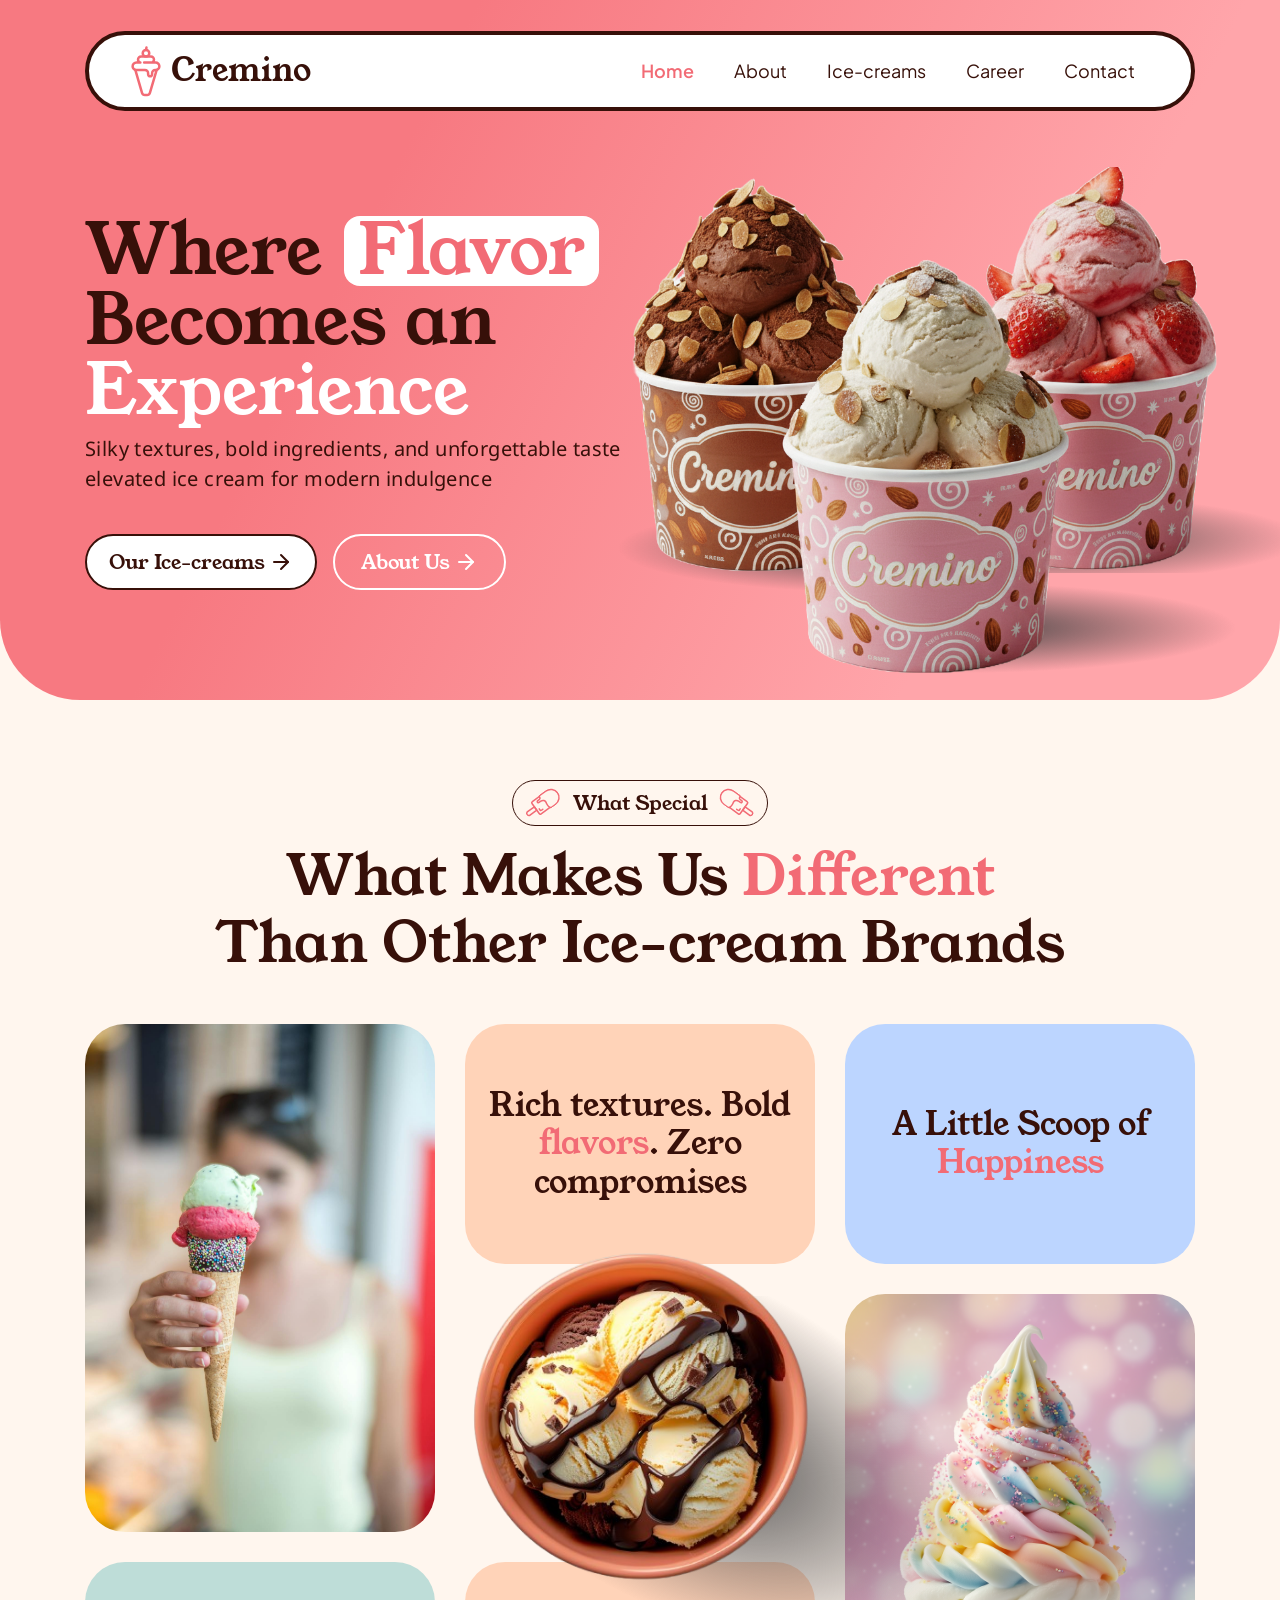
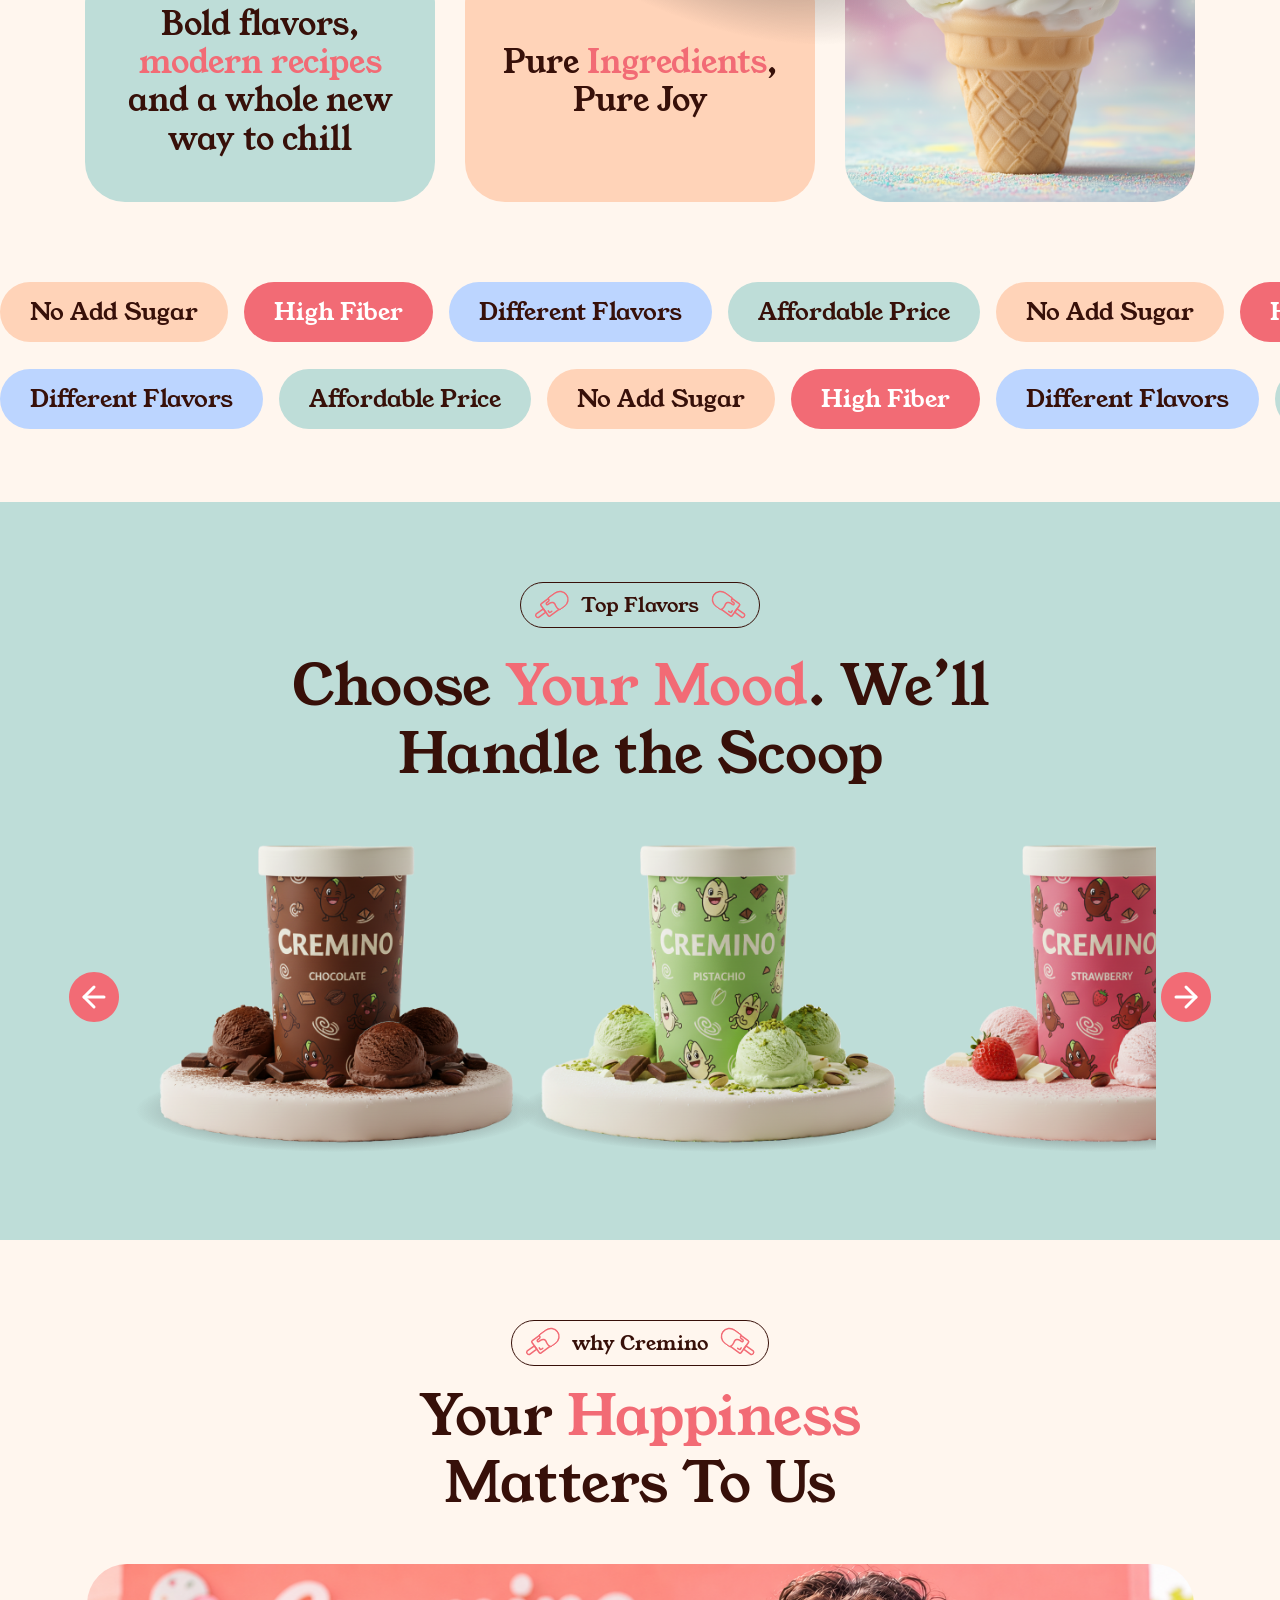
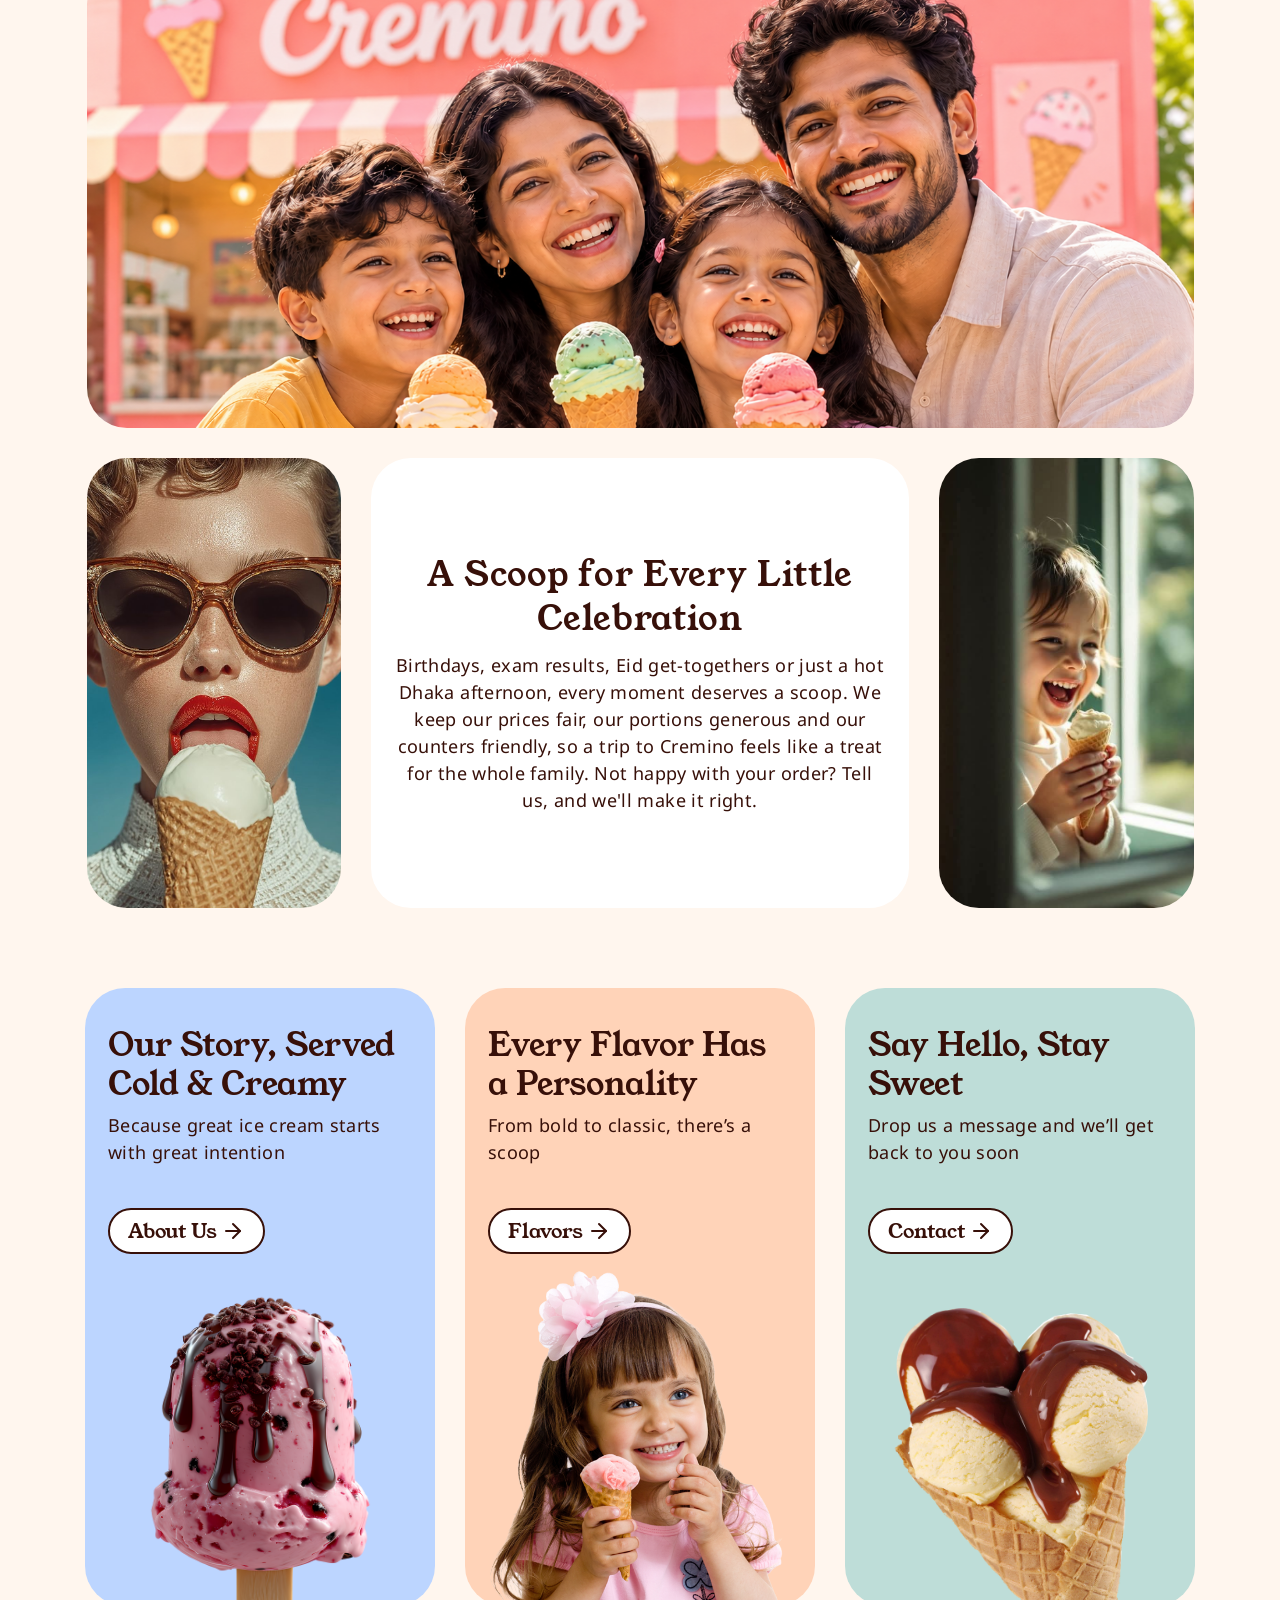
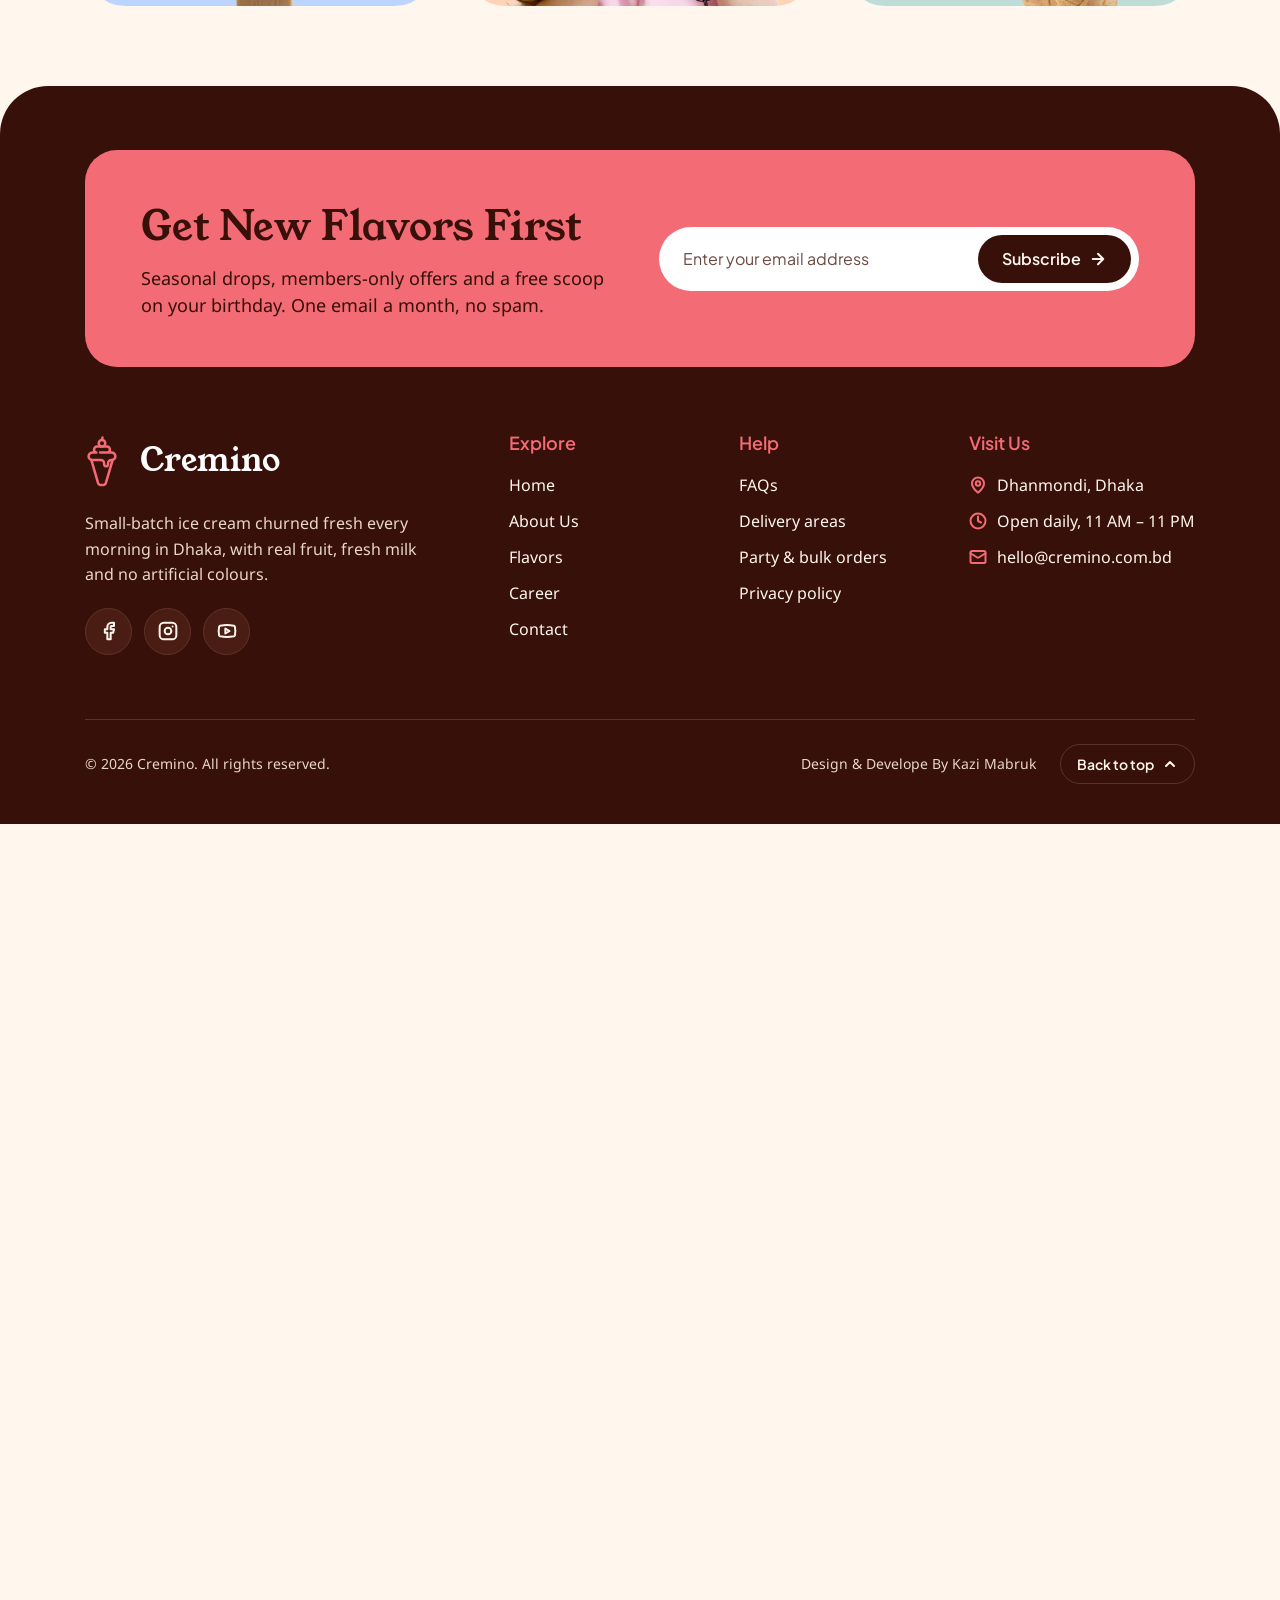
<file: index.html>
<!doctype html>
<html lang="en">
<head>
<meta charset="utf-8">
<meta name="viewport" content="width=device-width, initial-scale=1">
<title>Cremino — Where Flavor Becomes an Experience</title>
<meta name="description" content="Small-batch ice cream churned fresh every morning in Dhaka.">
<link rel="preconnect" href="https://fonts.googleapis.com">
<link rel="preconnect" href="https://fonts.gstatic.com" crossorigin>
<link href="https://fonts.googleapis.com/css2?family=Young+Serif&family=Noto+Sans:wght@400;500&family=Plus+Jakarta+Sans:wght@400;600&display=swap" rel="stylesheet">
<link rel="stylesheet" href="styles.css">
</head>
<body>
<!-- pin-track/pin-page: on desktop the page holds still for one screen of scrolling while the hero animates -->
<div class="pin-track">
<div class="pin-page">

<!-- ============ HERO ============ -->
<header class="hero hero-anim">
  <div class="wrap">
    <nav class="nav" aria-label="Main">
      <a class="logo" href="index.html" aria-label="Cremino home">
        <img src="assets/logo-mark.svg" alt="" width="60" height="60">
        <span>Cremino</span>
      </a>
      <ul class="nav-links">
        <li><a href="index.html" class="active" aria-current="page">Home</a></li>
        <li><a href="about.html">About</a></li>
        <li><a href="ice-creams.html">Ice-creams</a></li>
        <li><a href="career.html">Career</a></li>
        <li><a href="contact.html">Contact</a></li>
      </ul>
      <button class="menu-btn" type="button" aria-label="Open menu" aria-expanded="false" aria-controls="mobile-menu">
        <img src="assets/m-icon-menu.svg" alt="" width="22" height="22">
      </button>
    </nav>

    <div class="hero-body">
      <div class="hero-copy">
        <h1>
          <span class="line">Where <span class="hl">Flavor</span></span>
          <span class="line">Becomes an</span>
          <span class="line white">Experience</span>
        </h1>
        <p class="hero-sub">Silky textures, bold ingredients, and unforgettable taste elevated ice cream for modern indulgence</p>
        <div class="hero-ctas">
          <a href="ice-creams.html" class="btn btn-light">Our Ice-creams <img src="assets/icon-arrow-dark.svg" alt="" width="24" height="24"></a>
          <a href="about.html" class="btn btn-ghost">About Us <img src="assets/icon-arrow-white.svg" alt="" width="24" height="24"></a>
        </div>
      </div>
      <div class="hero-visual">
        <img class="hs hs3" src="assets/hero-shadow-3.svg" alt="">
        <img class="hs hs2" src="assets/hero-shadow-2.svg" alt="">
        <img class="hs hs1" src="assets/hero-shadow-1.svg" alt="">
        <div class="hero-img"><img src="assets/hero-tubs.png" alt="Three Cremino tubs: chocolate, vanilla and strawberry"></div>
      </div>
    </div>
  </div>

  <!-- Second hero scene, revealed by scrolling (desktop and tablet only) -->
  <div class="hero-alt">
    <p class="hero-alt-title">Whatever your age,<br><span class="white">Cremino</span> ice-cream makes you happy</p>
    <img class="hero-kids" src="assets/hero-kids.png" alt="Three laughing children eating Cremino ice cream from pink cups" width="2340" height="900">
  </div>
</header>

<!-- Mobile menu overlay -->
<div class="mobile-menu" id="mobile-menu" hidden>
  <div class="nav">
    <a class="logo" href="index.html" aria-label="Cremino home">
      <img src="assets/logo-mark.svg" alt="" width="36" height="36">
      <span>Cremino</span>
    </a>
    <button class="menu-close" type="button" aria-label="Close menu">
      <img src="assets/m-icon-close.svg" alt="" width="22" height="22">
    </button>
  </div>
  <ul class="mm-links">
    <li><a href="index.html" class="active" aria-current="page"><span><i class="dot"></i>Home</span><img src="assets/m-icon-arrow-pink.svg" alt="" width="22" height="22"></a></li>
    <li><a href="about.html"><span>About</span><img src="assets/m-icon-arrow-dark.svg" alt="" width="22" height="22"></a></li>
    <li><a href="ice-creams.html"><span>Ice-creams</span><img src="assets/m-icon-arrow-dark.svg" alt="" width="22" height="22"></a></li>
    <li><a href="career.html"><span>Career</span><img src="assets/m-icon-arrow-dark.svg" alt="" width="22" height="22"></a></li>
    <li><a href="contact.html"><span>Contact</span><img src="assets/m-icon-arrow-dark.svg" alt="" width="22" height="22"></a></li>
  </ul>
</div>

<main>

<!-- ============ WHAT SPECIAL ============ -->
<section class="special">
  <div class="sec-head">
    <span class="eyebrow">
      <span class="doodle l"><span><img src="assets/doodle-left.svg" alt=""></span></span>
      What Special
      <span class="doodle r"><span><img src="assets/doodle-right.svg" alt=""></span></span>
    </span>
    <h2>What Makes Us <em>Different</em><br class="d-br"> Than Other Ice-cream Brands</h2>
  </div>

  <div class="bento">
    <div class="b-photo b-cone"><img src="assets/bento-cone.png" alt="Girl enjoying a strawberry ice cream cone" loading="lazy"></div>
    <div class="b-tile peach b-rich"><p>Rich textures. Bold <em>flavors</em>. Zero compromises</p></div>
    <div class="b-tile blue b-happy"><p>A Little Scoop of <em>Happiness</em></p></div>
    <div class="b-bowl">
      <img class="blob" src="assets/bowl-blob.svg" alt="">
      <img class="m-shadow" src="assets/m-bowl-shadow.svg" alt="">
      <img class="bowl" src="assets/bento-bowl.png" alt="Chocolate ice cream in a terracotta bowl" loading="lazy">
    </div>
    <div class="b-photo b-rainbow"><img src="assets/bento-rainbow.png" alt="Rainbow soft-serve cone" loading="lazy"></div>
    <div class="b-tile mint b-bold"><p>Bold flavors, <em>modern recipes</em> and a whole new way to chill</p></div>
    <div class="b-tile peach b-pure"><p>Pure <em>Ingredients</em>, Pure Joy</p></div>
  </div>
</section>

<!-- ============ BENEFITS MARQUEE ============ -->
<section class="marquee" aria-label="Why people love Cremino">
  <div class="mq-row a"><div class="mq-track" data-pills></div></div>
  <div class="mq-row b"><div class="mq-track" data-pills data-offset="2"></div></div>
</section>

<!-- ============ TOP FLAVORS ============ -->
<section class="flavors">
  <div class="sec-head">
    <span class="eyebrow">
      <span class="doodle l"><span><img src="assets/doodle-left.svg" alt=""></span></span>
      Top Flavors
      <span class="doodle r"><span><img src="assets/doodle-right.svg" alt=""></span></span>
    </span>
    <h2>Choose <em>Your Mood</em>. We’ll<br class="d-br"> Handle the Scoop</h2>
  </div>

  <div class="carousel">
    <button class="car-arrow prev" type="button" aria-label="Previous flavor"><img src="assets/arrow-circle-left.svg" alt="" width="60" height="60"></button>
    <div class="car-viewport">
      <div class="car-track">
        <div class="tub"><img class="tub-shadow" src="assets/tub-shadow.svg" alt=""><div class="tub-img"><img src="assets/flavor-chocolate.png" alt="Chocolate ice cream tub" loading="lazy"></div></div>
        <div class="tub"><img class="tub-shadow" src="assets/tub-shadow.svg" alt=""><div class="tub-img"><img src="assets/flavor-pistachio.png" alt="Pistachio ice cream tub" loading="lazy"></div></div>
        <div class="tub"><img class="tub-shadow" src="assets/tub-shadow.svg" alt=""><div class="tub-img"><img src="assets/flavor-strawberry.png" alt="Strawberry ice cream tub" loading="lazy"></div></div>
      </div>
    </div>
    <button class="car-arrow next" type="button" aria-label="Next flavor"><img src="assets/arrow-circle-right.svg" alt="" width="60" height="60"></button>
  </div>
  <div class="car-dots" role="tablist" aria-label="Choose flavor">
    <button type="button" class="active" aria-label="Chocolate"></button>
    <button type="button" aria-label="Pistachio"></button>
    <button type="button" aria-label="Strawberry"></button>
  </div>
</section>

<!-- ============ WHY CREMINO ============ -->
<section class="why">
  <div class="sec-head">
    <span class="eyebrow">
      <span class="doodle l"><span><img src="assets/doodle-left.svg" alt=""></span></span>
      why Cremino
      <span class="doodle r"><span><img src="assets/doodle-right.svg" alt=""></span></span>
    </span>
    <h2>Your <em>Happiness</em><br class="d-br"> Matters To Us</h2>
  </div>
  <div class="why-grid">
    <div class="why-family"><img src="assets/why-family.png" alt="Family sharing ice cream at a Cremino counter" loading="lazy"></div>
    <div class="why-side why-sun"><img src="assets/why-sunglasses.png" alt="Woman in sunglasses with an ice cream" loading="lazy"></div>
    <div class="why-card">
      <h3>A Scoop for Every Little Celebration</h3>
      <p>Birthdays, exam results, Eid get-togethers or just a hot Dhaka afternoon, every moment deserves a scoop. We keep our prices fair, our portions generous and our counters friendly, so a trip to Cremino feels like a treat for the whole family. Not happy with your order? Tell us, and we'll make it right.</p>
    </div>
    <div class="why-side why-kid"><img src="assets/why-child.png" alt="Child holding an ice cream cone" loading="lazy"></div>
  </div>
</section>

<!-- ============ EXPLORE CARDS ============ -->
<section class="explore">
  <article class="ex-card blue ex-about">
    <div class="ex-text">
      <h3>Our Story, Served Cold &amp; Creamy</h3>
      <p>Because great ice cream starts with great intention</p>
      <a href="about.html" class="btn btn-light btn-sm">About Us <img src="assets/icon-arrow-dark.svg" alt="" width="24" height="24"></a>
    </div>
    <img class="ex-img" src="assets/explore-about.png" alt="Chocolate-dipped ice cream bar with sprinkles" loading="lazy">
  </article>
  <article class="ex-card peach ex-flavors">
    <div class="ex-text">
      <h3>Every Flavor Has a Personality</h3>
      <p>From bold to classic, there’s a scoop</p>
      <a href="ice-creams.html" class="btn btn-light btn-sm">Flavors <img src="assets/icon-arrow-dark.svg" alt="" width="24" height="24"></a>
    </div>
    <img class="ex-img" src="assets/explore-flavors.png" alt="Smiling girl holding an ice cream cone" loading="lazy">
  </article>
  <article class="ex-card mint ex-contact">
    <div class="ex-text">
      <h3>Say Hello, Stay Sweet</h3>
      <p>Drop us a message and we’ll get back to you soon</p>
      <a href="contact.html" class="btn btn-light btn-sm">Contact <img src="assets/icon-arrow-dark.svg" alt="" width="24" height="24"></a>
    </div>
    <img class="ex-img" src="assets/explore-contact.png" alt="Chocolate ice cream scoops in a cone" loading="lazy">
  </article>
</section>

</main>

<!-- ============ FOOTER ============ -->
<footer class="footer">
  <div class="newsletter">
    <div class="nl-copy">
      <h2>Get New Flavors First</h2>
      <p>Seasonal drops, members-only offers and a free scoop on your birthday. One email a month, no spam.</p>
    </div>
    <form class="nl-form" novalidate>
      <label class="sr-only" for="nl-email">Email address</label>
      <input id="nl-email" type="email" name="email" placeholder="Enter your email address" autocomplete="email" required>
      <button type="submit">Subscribe <img src="assets/icon-arrow-cream.svg" alt="" width="18" height="18"></button>
      <p class="nl-msg" role="status" aria-live="polite"></p>
    </form>
  </div>

  <div class="f-cols">
    <div class="f-brand">
      <a class="logo" href="index.html" aria-label="Cremino home">
        <img src="assets/logo-mark-footer.svg" alt="" width="60" height="60">
        <span>Cremino</span>
      </a>
      <p>Small-batch ice cream churned fresh every morning in Dhaka, with real fruit, fresh milk and no artificial colours.</p>
      <div class="socials">
        <a href="#" aria-label="Facebook"><img src="assets/icon-facebook.svg" alt="" width="20" height="20"></a>
        <a href="#" aria-label="Instagram"><img src="assets/icon-instagram.svg" alt="" width="20" height="20"></a>
        <a href="#" aria-label="YouTube"><img src="assets/icon-youtube.svg" alt="" width="20" height="20"></a>
      </div>
    </div>

    <div class="f-col open">
      <h3><button type="button" class="acc" aria-expanded="true">Explore <img src="assets/m-icon-chevron-down.svg" alt="" width="20" height="20"></button></h3>
      <ul>
        <li><a href="index.html">Home</a></li>
        <li><a href="about.html">About Us</a></li>
        <li><a href="ice-creams.html">Flavors</a></li>
        <li><a href="career.html">Career</a></li>
        <li><a href="contact.html">Contact</a></li>
      </ul>
    </div>
    <div class="f-col">
      <h3><button type="button" class="acc" aria-expanded="false">Help <img src="assets/m-icon-chevron-down.svg" alt="" width="20" height="20"></button></h3>
      <ul>
        <li><a href="#">FAQs</a></li>
        <li><a href="#">Delivery areas</a></li>
        <li><a href="#">Party &amp; bulk orders</a></li>
        <li><a href="#">Privacy policy</a></li>
      </ul>
    </div>
    <div class="f-col f-visit">
      <h3><button type="button" class="acc" aria-expanded="false">Visit Us <img src="assets/m-icon-chevron-down.svg" alt="" width="20" height="20"></button></h3>
      <ul>
        <li><img src="assets/icon-pin.svg" alt="" width="18" height="18">Dhanmondi, Dhaka</li>
        <li><img src="assets/icon-clock.svg" alt="" width="18" height="18">Open daily, 11 AM – 11 PM</li>
        <li><img src="assets/icon-mail.svg" alt="" width="18" height="18"><a href="mailto:hello@cremino.com.bd">hello@cremino.com.bd</a></li>
      </ul>
    </div>
  </div>

  <div class="f-bottom">
    <p class="copy">© 2026 Cremino. All rights reserved.</p>
    <div class="f-bottom-right">
      <p>Design & Develope By Kazi Mabruk</p>
      <button type="button" class="to-top">Back to top <img src="assets/icon-chevron-up.svg" alt="" width="16" height="16"></button>
    </div>
  </div>
</footer>

</div><!-- /.pin-page -->
</div><!-- /.pin-track -->

<script src="script.js"></script>
</body>
</html>
</file>
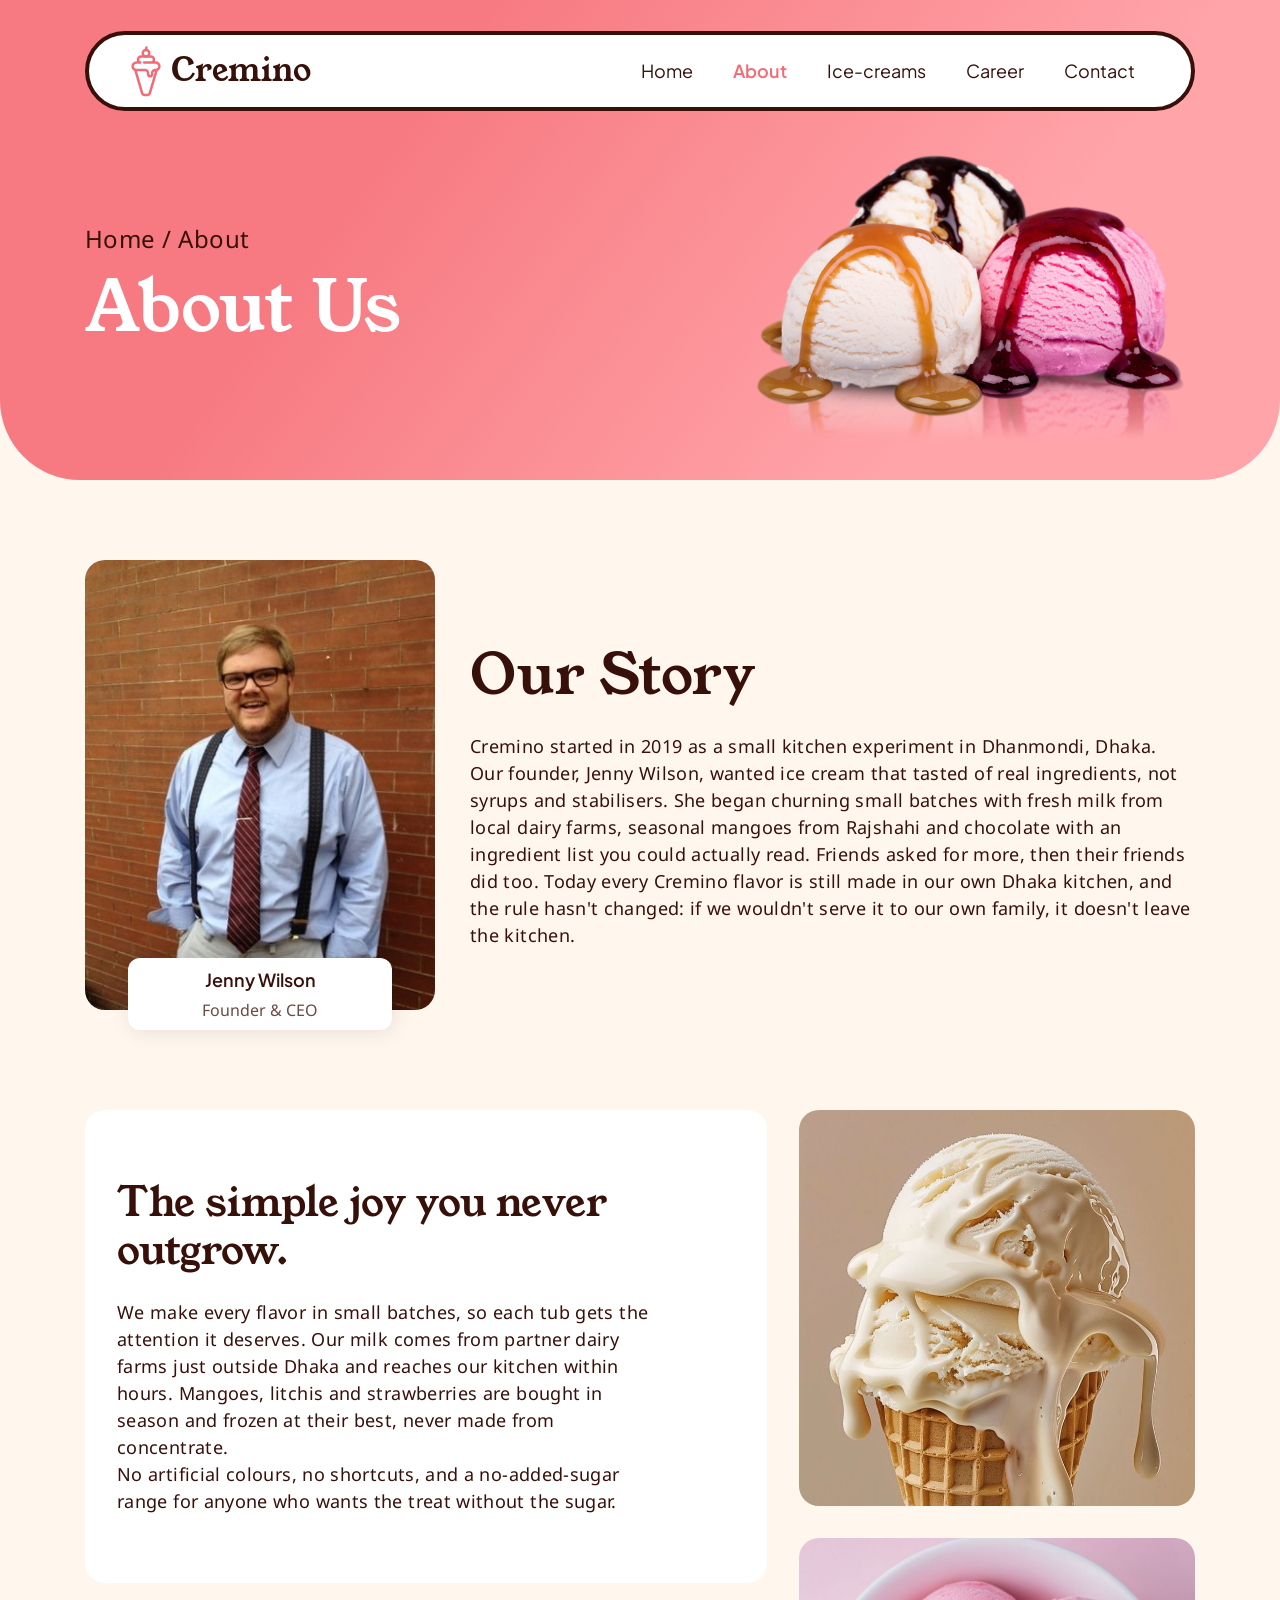
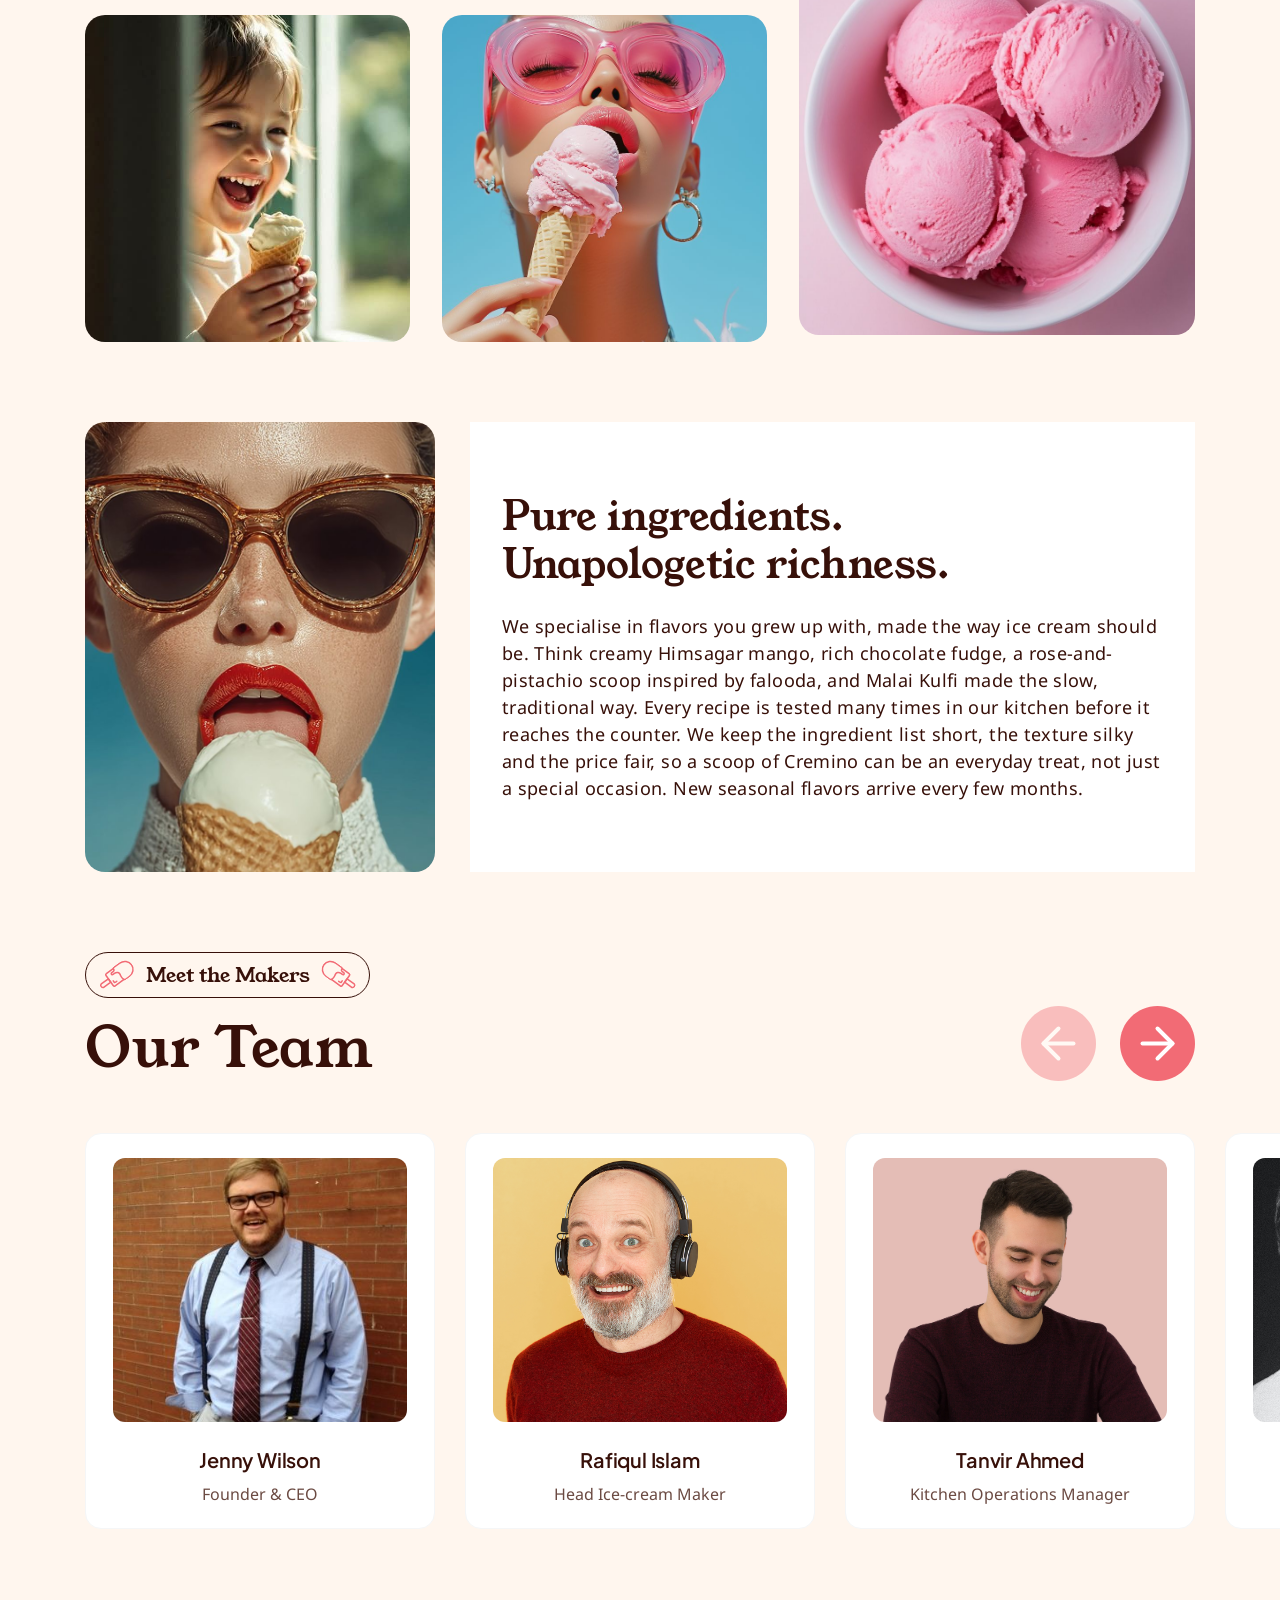
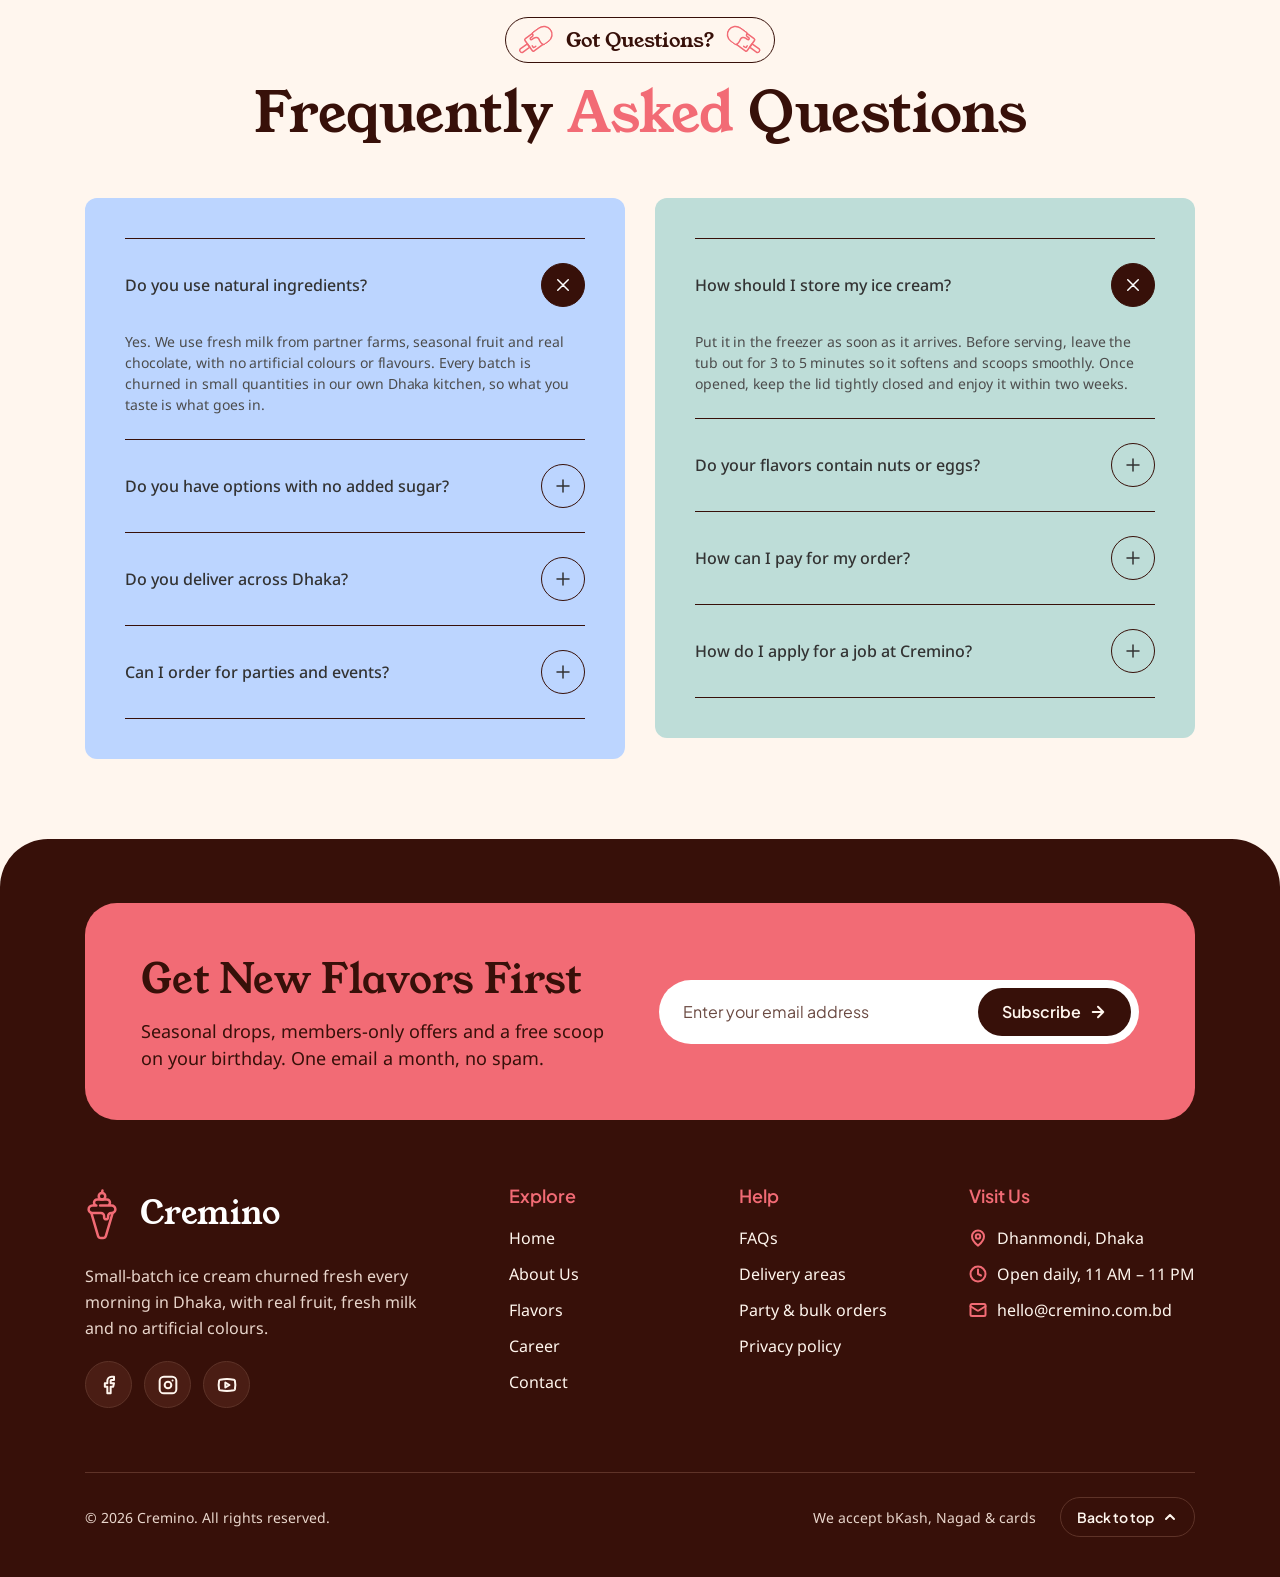
<file: about.html>
<!doctype html>
<html lang="en">
<head>
<meta charset="utf-8">
<meta name="viewport" content="width=device-width, initial-scale=1">
<title>About Us — Cremino</title>
<meta name="description" content="The story, people and ingredients behind Cremino, small-batch ice cream made in Dhaka.">
<link rel="preconnect" href="https://fonts.googleapis.com">
<link rel="preconnect" href="https://fonts.gstatic.com" crossorigin>
<link href="https://fonts.googleapis.com/css2?family=Young+Serif&family=Noto+Sans:wght@400;500;600&family=Plus+Jakarta+Sans:wght@400;600&display=swap" rel="stylesheet">
<link rel="stylesheet" href="styles.css">
</head>
<body>

<!-- ============ PAGE HERO ============ -->
<header class="hero hero-page">
  <div class="wrap">
    <nav class="nav" aria-label="Main">
      <a class="logo" href="index.html" aria-label="Cremino home">
        <img src="assets/logo-mark.svg" alt="" width="60" height="60">
        <span>Cremino</span>
      </a>
      <ul class="nav-links">
        <li><a href="index.html">Home</a></li>
        <li><a href="about.html" class="active" aria-current="page">About</a></li>
        <li><a href="ice-creams.html">Ice-creams</a></li>
        <li><a href="career.html">Career</a></li>
        <li><a href="contact.html">Contact</a></li>
      </ul>
      <button class="menu-btn" type="button" aria-label="Open menu" aria-expanded="false" aria-controls="mobile-menu">
        <img src="assets/m-icon-menu.svg" alt="" width="22" height="22">
      </button>
    </nav>

    <div class="page-head">
      <div class="page-title">
        <nav class="crumbs" aria-label="Breadcrumb"><a href="index.html">Home</a> / <span aria-current="page">About</span></nav>
        <h1>About Us</h1>
      </div>
      <img class="page-hero-img" src="assets/about/hero-scoops.png" alt="Vanilla and strawberry scoops with caramel and chocolate drizzle" width="457" height="313">
    </div>
  </div>
</header>

<!-- Mobile menu overlay -->
<div class="mobile-menu" id="mobile-menu" hidden>
  <div class="nav">
    <a class="logo" href="index.html" aria-label="Cremino home">
      <img src="assets/logo-mark.svg" alt="" width="36" height="36">
      <span>Cremino</span>
    </a>
    <button class="menu-close" type="button" aria-label="Close menu">
      <img src="assets/m-icon-close.svg" alt="" width="22" height="22">
    </button>
  </div>
  <ul class="mm-links">
    <li><a href="index.html"><span>Home</span><img src="assets/m-icon-arrow-dark.svg" alt="" width="22" height="22"></a></li>
    <li><a href="about.html" class="active" aria-current="page"><span><i class="dot"></i>About</span><img src="assets/m-icon-arrow-pink.svg" alt="" width="22" height="22"></a></li>
    <li><a href="ice-creams.html"><span>Ice-creams</span><img src="assets/m-icon-arrow-dark.svg" alt="" width="22" height="22"></a></li>
    <li><a href="career.html"><span>Career</span><img src="assets/m-icon-arrow-dark.svg" alt="" width="22" height="22"></a></li>
    <li><a href="contact.html"><span>Contact</span><img src="assets/m-icon-arrow-dark.svg" alt="" width="22" height="22"></a></li>
  </ul>
</div>

<main>

<!-- ============ OUR STORY ============ -->
<section class="story">
  <figure class="founder">
    <img src="assets/about/founder.png" alt="Jenny Wilson, founder of Cremino" loading="lazy">
    <figcaption class="name-tag">
      <strong>Jenny Wilson</strong>
      <span>Founder &amp; CEO</span>
    </figcaption>
  </figure>
  <div class="story-copy">
    <h2>Our Story</h2>
    <p>Cremino started in 2019 as a small kitchen experiment in Dhanmondi, Dhaka. Our founder, Jenny Wilson, wanted ice cream that tasted of real ingredients, not syrups and stabilisers. She began churning small batches with fresh milk from local dairy farms, seasonal mangoes from Rajshahi and chocolate with an ingredient list you could actually read. Friends asked for more, then their friends did too. Today every Cremino flavor is still made in our own Dhaka kitchen, and the rule hasn't changed: if we wouldn't serve it to our own family, it doesn't leave the kitchen.</p>
  </div>
</section>

<!-- ============ GALLERY ============ -->
<section class="gallery">
  <div class="g-left">
    <div class="g-text">
      <h2>The simple joy you never outgrow.</h2>
      <p>We make every flavor in small batches, so each tub gets the attention it deserves. Our milk comes from partner dairy farms just outside Dhaka and reaches our kitchen within hours. Mangoes, litchis and strawberries are bought in season and frozen at their best, never made from concentrate.</p>
      <p>No artificial colours, no shortcuts, and a no-added-sugar range for anyone who wants the treat without the sugar.</p>
    </div>
    <div class="g-photo g-thumb"><img src="assets/why-child.png" alt="Child laughing with an ice cream cone" loading="lazy"></div>
    <div class="g-photo g-thumb"><img src="assets/about/gallery-pink-sunglasses.png" alt="Woman in pink sunglasses eating ice cream" loading="lazy"></div>
  </div>
  <div class="g-right">
    <div class="g-photo g-side g-vanilla"><img src="assets/about/gallery-vanilla-cone.png" alt="Melting vanilla ice cream cone" loading="lazy"></div>
    <div class="g-photo g-side"><img src="assets/about/gallery-pink-scoops.png" alt="Strawberry ice cream scoops in a bowl" loading="lazy"></div>
  </div>
</section>

<!-- ============ PURE INGREDIENTS ============ -->
<section class="pure">
  <div class="pure-photo"><img src="assets/why-sunglasses.png" alt="Woman in glitter sunglasses with a vanilla cone" loading="lazy"></div>
  <div class="pure-copy">
    <h2>Pure ingredients.<br class="d-br"> Unapologetic richness.</h2>
    <p>We specialise in flavors you grew up with, made the way ice cream should be. Think creamy Himsagar mango, rich chocolate fudge, a rose-and-pistachio scoop inspired by falooda, and Malai Kulfi made the slow, traditional way. Every recipe is tested many times in our kitchen before it reaches the counter. We keep the ingredient list short, the texture silky and the price fair, so a scoop of Cremino can be an everyday treat, not just a special occasion. New seasonal flavors arrive every few months.</p>
  </div>
</section>

<!-- ============ TEAM ============ -->
<section class="team" aria-labelledby="team-title">
  <div class="team-head">
    <div class="team-title">
      <span class="eyebrow">
        <span class="doodle l"><span><img src="assets/doodle-left.svg" alt=""></span></span>
        Meet the Makers
        <span class="doodle r"><span><img src="assets/doodle-right.svg" alt=""></span></span>
      </span>
      <h2 id="team-title">Our Team</h2>
    </div>
    <div class="team-arrows">
      <button type="button" class="team-arrow prev" aria-label="Previous team member"><img src="assets/about/team-arrow-left.svg" alt="" width="75" height="75"></button>
      <button type="button" class="team-arrow next" aria-label="Next team member"><img src="assets/about/team-arrow-right.svg" alt="" width="75" height="75"></button>
    </div>
  </div>
  <div class="team-track" tabindex="0" aria-label="Team members">
    <article class="t-card">
      <div class="t-photo"><img src="assets/about/founder.png" alt="" loading="lazy"></div>
      <h3>Jenny Wilson</h3>
      <p>Founder &amp; CEO</p>
    </article>
    <article class="t-card">
      <div class="t-photo"><img src="assets/about/team-1.png" alt="" loading="lazy"></div>
      <h3>Rafiqul Islam</h3>
      <p>Head Ice-cream Maker</p>
    </article>
    <article class="t-card">
      <div class="t-photo"><img src="assets/about/team-2.png" alt="" loading="lazy"></div>
      <h3>Tanvir Ahmed</h3>
      <p>Kitchen Operations Manager</p>
    </article>
    <article class="t-card">
      <div class="t-photo"><img src="assets/about/team-3.png" alt="" loading="lazy"></div>
      <h3>Arif Chowdhury</h3>
      <p>Brand &amp; Design Lead</p>
    </article>
    <article class="t-card">
      <div class="t-photo"><img src="assets/about/team-4.png" alt="" loading="lazy"></div>
      <h3>Sabbir Hasan</h3>
      <p>Customer Experience Lead</p>
    </article>
  </div>
  <div class="team-dots" aria-hidden="true"></div>
</section>

<!-- ============ FAQ ============ -->
<section class="faq" aria-labelledby="faq-title">
  <div class="sec-head">
    <span class="eyebrow">
      <span class="doodle l"><span><img src="assets/doodle-left.svg" alt=""></span></span>
      Got Questions?
      <span class="doodle r"><span><img src="assets/doodle-right.svg" alt=""></span></span>
    </span>
    <h2 id="faq-title">Frequently <em>Asked</em> Questions</h2>
  </div>

  <div class="faq-cols">
    <div class="faq-card blue" data-accordion>
      <div class="faq-item open">
        <h3><button type="button" aria-expanded="true">Do you use natural ingredients?<span class="faq-toggle"></span></button></h3>
        <div class="faq-a"><div><p>Yes. We use fresh milk from partner farms, seasonal fruit and real chocolate, with no artificial colours or flavours. Every batch is churned in small quantities in our own Dhaka kitchen, so what you taste is what goes in.</p></div></div>
      </div>
      <div class="faq-item">
        <h3><button type="button" aria-expanded="false">Do you have options with no added sugar?<span class="faq-toggle"></span></button></h3>
        <div class="faq-a"><div><p>Yes. Our no-added-sugar range is sweetened only by the fruit and milk itself. Look for the green "No Added Sugar" label on the tub, or ask at the counter for today's options.</p></div></div>
      </div>
      <div class="faq-item">
        <h3><button type="button" aria-expanded="false">Do you deliver across Dhaka?<span class="faq-toggle"></span></button></h3>
        <div class="faq-a"><div><p>We deliver to most areas inside Dhaka city, packed in insulated boxes so it arrives frozen. Check the Delivery areas page for the full list and delivery times.</p></div></div>
      </div>
      <div class="faq-item">
        <h3><button type="button" aria-expanded="false">Can I order for parties and events?<span class="faq-toggle"></span></button></h3>
        <div class="faq-a"><div><p>Absolutely. We do party tubs, scoop stations and custom flavors for birthdays, weddings and office events. Message us at least three days ahead and we'll put together a plan.</p></div></div>
      </div>
    </div>

    <div class="faq-card mint" data-accordion>
      <div class="faq-item open">
        <h3><button type="button" aria-expanded="true">How should I store my ice cream?<span class="faq-toggle"></span></button></h3>
        <div class="faq-a"><div><p>Put it in the freezer as soon as it arrives. Before serving, leave the tub out for 3 to 5 minutes so it softens and scoops smoothly. Once opened, keep the lid tightly closed and enjoy it within two weeks.</p></div></div>
      </div>
      <div class="faq-item">
        <h3><button type="button" aria-expanded="false">Do your flavors contain nuts or eggs?<span class="faq-toggle"></span></button></h3>
        <div class="faq-a"><div><p>Some do. Every flavor lists its allergens on the tub and on our menu. All flavors are made in the same kitchen, so if you have a severe allergy, please talk to our team before ordering.</p></div></div>
      </div>
      <div class="faq-item">
        <h3><button type="button" aria-expanded="false">How can I pay for my order?<span class="faq-toggle"></span></button></h3>
        <div class="faq-a"><div><p>We accept bKash, Nagad, debit and credit cards, and cash at our counters. Online orders can be paid with bKash, Nagad or card at checkout.</p></div></div>
      </div>
      <div class="faq-item">
        <h3><button type="button" aria-expanded="false">How do I apply for a job at Cremino?<span class="faq-toggle"></span></button></h3>
        <div class="faq-a"><div><p>Open roles are listed on our Career page. If you don't see one that fits, send your CV to hello@cremino.com.bd and tell us which part of the kitchen or counter you'd love to work in.</p></div></div>
      </div>
    </div>
  </div>
</section>

</main>

<!-- ============ FOOTER ============ -->
<footer class="footer">
  <div class="newsletter">
    <div class="nl-copy">
      <h2>Get New Flavors First</h2>
      <p>Seasonal drops, members-only offers and a free scoop on your birthday. One email a month, no spam.</p>
    </div>
    <form class="nl-form" novalidate>
      <label class="sr-only" for="nl-email">Email address</label>
      <input id="nl-email" type="email" name="email" placeholder="Enter your email address" autocomplete="email" required>
      <button type="submit">Subscribe <img src="assets/icon-arrow-cream.svg" alt="" width="18" height="18"></button>
      <p class="nl-msg" role="status" aria-live="polite"></p>
    </form>
  </div>

  <div class="f-cols">
    <div class="f-brand">
      <a class="logo" href="index.html" aria-label="Cremino home">
        <img src="assets/logo-mark-footer.svg" alt="" width="60" height="60">
        <span>Cremino</span>
      </a>
      <p>Small-batch ice cream churned fresh every morning in Dhaka, with real fruit, fresh milk and no artificial colours.</p>
      <div class="socials">
        <a href="#" aria-label="Facebook"><img src="assets/icon-facebook.svg" alt="" width="20" height="20"></a>
        <a href="#" aria-label="Instagram"><img src="assets/icon-instagram.svg" alt="" width="20" height="20"></a>
        <a href="#" aria-label="YouTube"><img src="assets/icon-youtube.svg" alt="" width="20" height="20"></a>
      </div>
    </div>

    <div class="f-col open">
      <h3><button type="button" class="acc" aria-expanded="true">Explore <img src="assets/m-icon-chevron-down.svg" alt="" width="20" height="20"></button></h3>
      <ul>
        <li><a href="index.html">Home</a></li>
        <li><a href="about.html">About Us</a></li>
        <li><a href="ice-creams.html">Flavors</a></li>
        <li><a href="career.html">Career</a></li>
        <li><a href="contact.html">Contact</a></li>
      </ul>
    </div>
    <div class="f-col">
      <h3><button type="button" class="acc" aria-expanded="false">Help <img src="assets/m-icon-chevron-down.svg" alt="" width="20" height="20"></button></h3>
      <ul>
        <li><a href="#">FAQs</a></li>
        <li><a href="#">Delivery areas</a></li>
        <li><a href="#">Party &amp; bulk orders</a></li>
        <li><a href="#">Privacy policy</a></li>
      </ul>
    </div>
    <div class="f-col f-visit">
      <h3><button type="button" class="acc" aria-expanded="false">Visit Us <img src="assets/m-icon-chevron-down.svg" alt="" width="20" height="20"></button></h3>
      <ul>
        <li><img src="assets/icon-pin.svg" alt="" width="18" height="18">Dhanmondi, Dhaka</li>
        <li><img src="assets/icon-clock.svg" alt="" width="18" height="18">Open daily, 11 AM – 11 PM</li>
        <li><img src="assets/icon-mail.svg" alt="" width="18" height="18"><a href="mailto:hello@cremino.com.bd">hello@cremino.com.bd</a></li>
      </ul>
    </div>
  </div>

  <div class="f-bottom">
    <p class="copy">© 2026 Cremino. All rights reserved.</p>
    <div class="f-bottom-right">
      <p>We accept bKash, Nagad &amp; cards</p>
      <button type="button" class="to-top">Back to top <img src="assets/icon-chevron-up.svg" alt="" width="16" height="16"></button>
    </div>
  </div>
</footer>

<script src="script.js"></script>
</body>
</html>
</file>
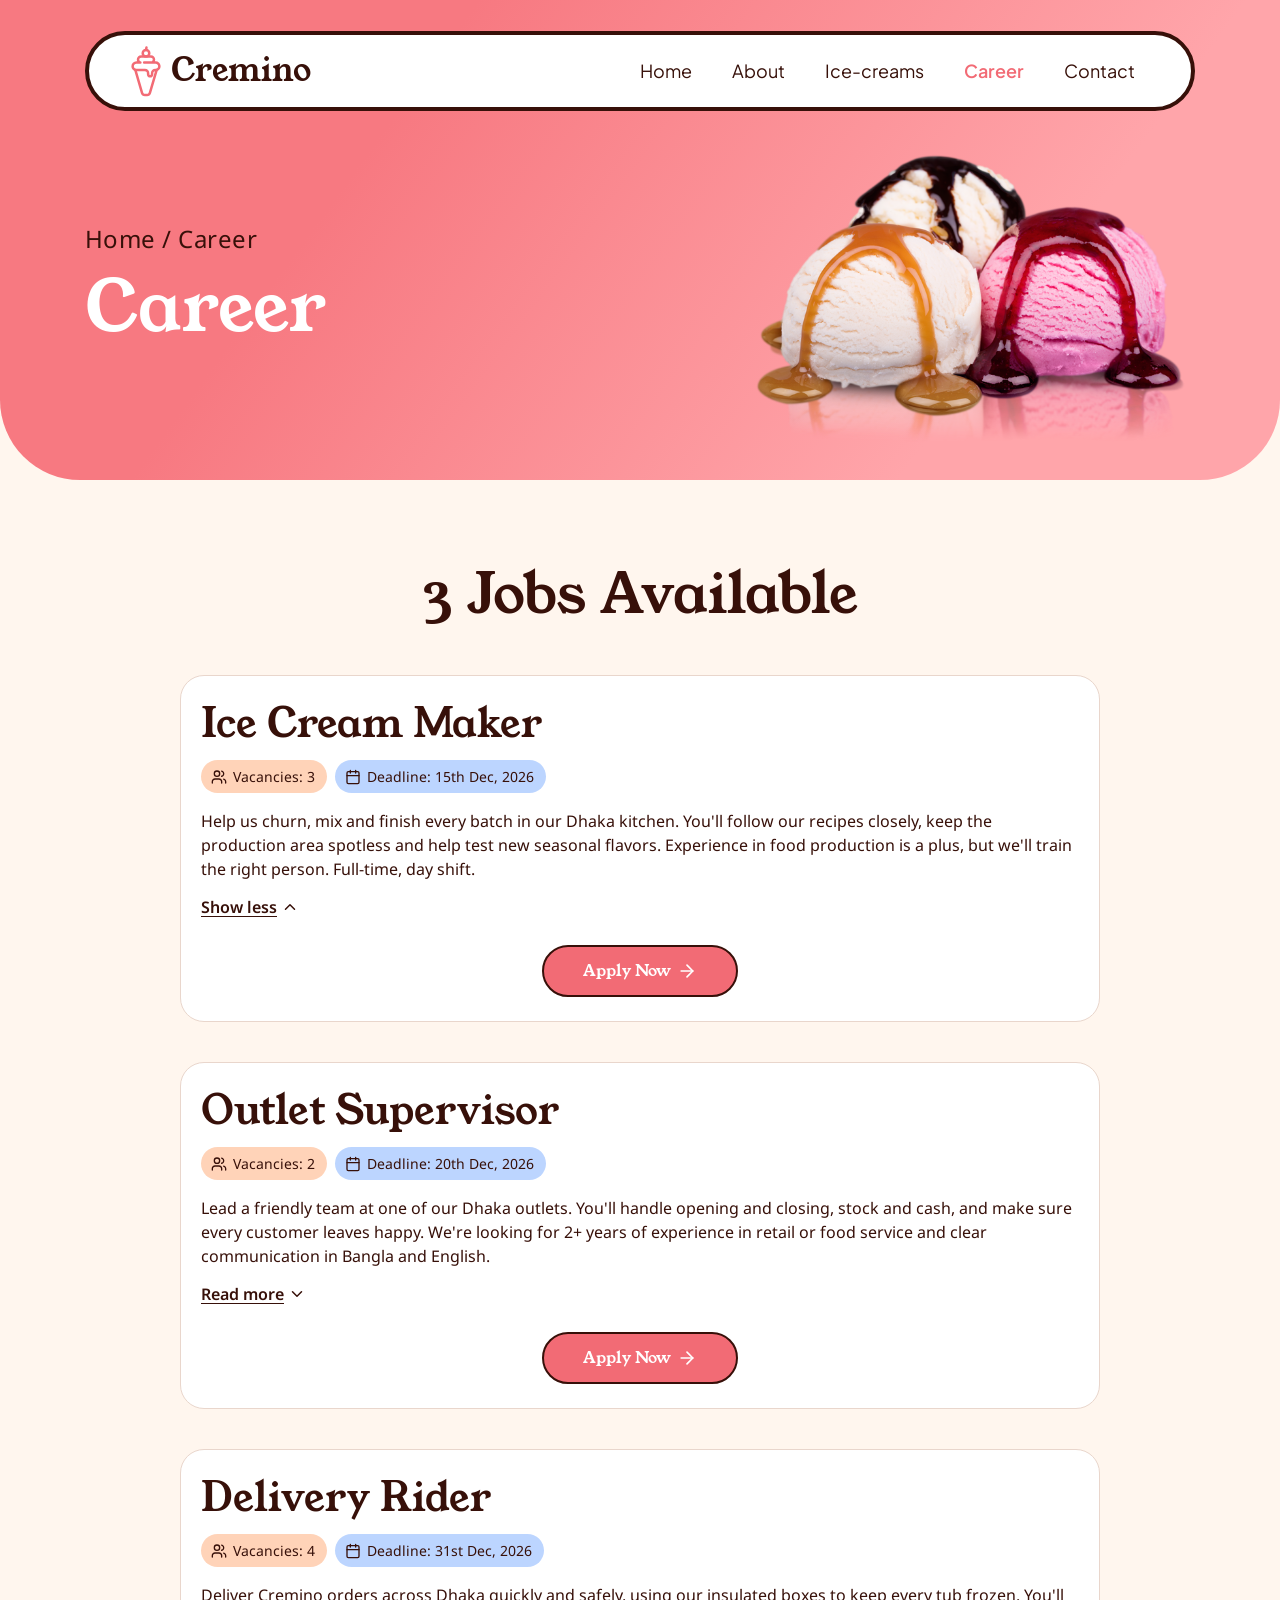
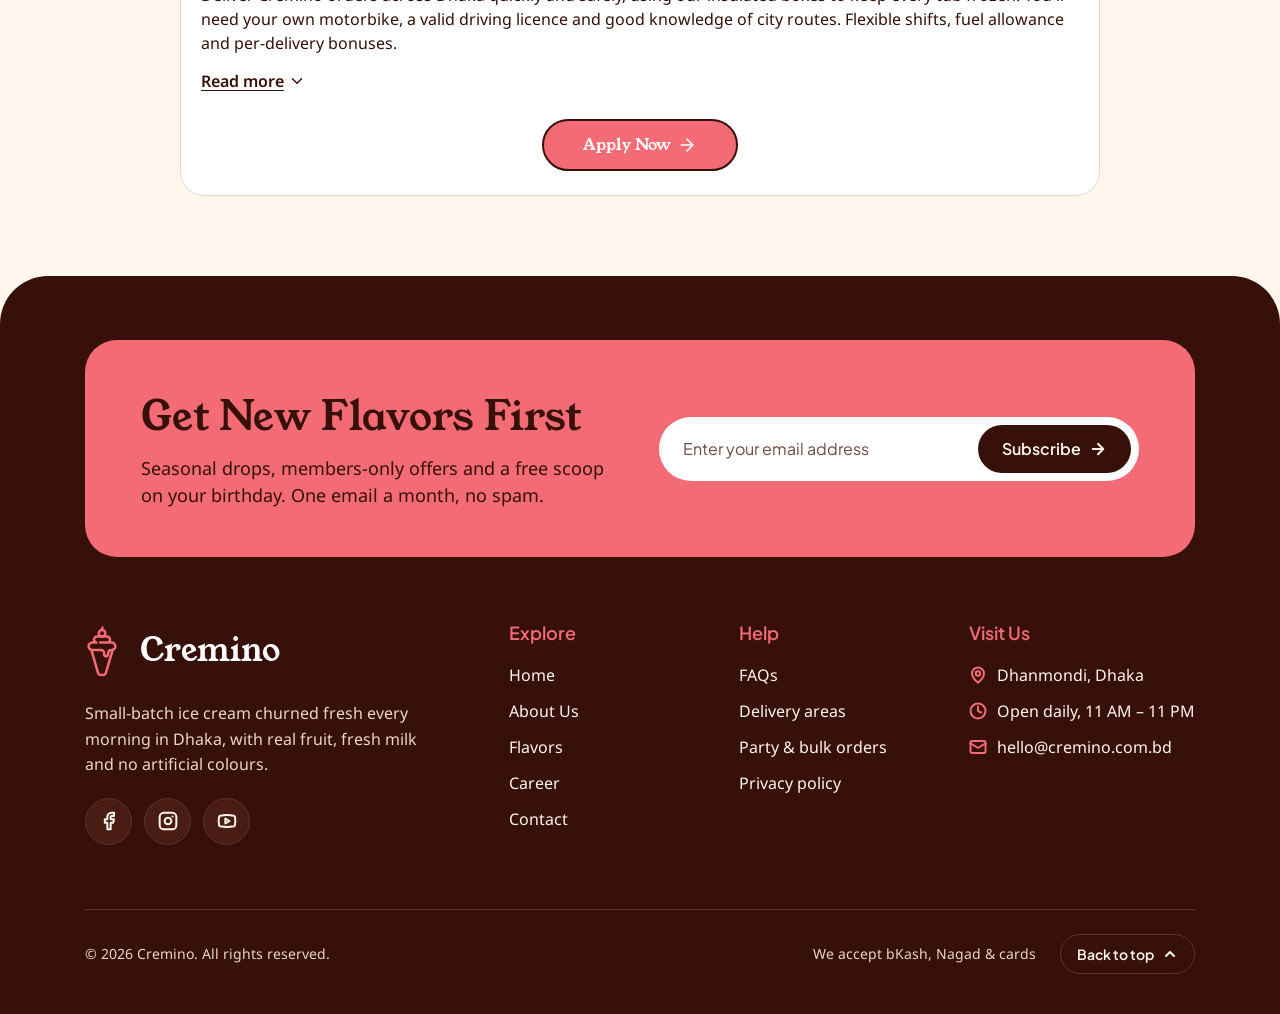
<file: career.html>
<!doctype html>
<html lang="en">
<head>
<meta charset="utf-8">
<meta name="viewport" content="width=device-width, initial-scale=1">
<title>Career — Cremino</title>
<meta name="description" content="Join the Cremino team in Dhaka. See open jobs and apply online.">
<link rel="preconnect" href="https://fonts.googleapis.com">
<link rel="preconnect" href="https://fonts.gstatic.com" crossorigin>
<link href="https://fonts.googleapis.com/css2?family=Young+Serif&family=Noto+Sans:wght@400;500;600&family=Plus+Jakarta+Sans:wght@400;600&display=swap" rel="stylesheet">
<link rel="stylesheet" href="styles.css">
</head>
<body>

<!-- ============ PAGE HERO ============ -->
<header class="hero hero-page">
  <div class="wrap">
    <nav class="nav" aria-label="Main">
      <a class="logo" href="index.html" aria-label="Cremino home">
        <img src="assets/logo-mark.svg" alt="" width="60" height="60">
        <span>Cremino</span>
      </a>
      <ul class="nav-links">
        <li><a href="index.html">Home</a></li>
        <li><a href="about.html">About</a></li>
        <li><a href="ice-creams.html">Ice-creams</a></li>
        <li><a href="career.html" class="active" aria-current="page">Career</a></li>
        <li><a href="contact.html">Contact</a></li>
      </ul>
      <button class="menu-btn" type="button" aria-label="Open menu" aria-expanded="false" aria-controls="mobile-menu">
        <img src="assets/m-icon-menu.svg" alt="" width="22" height="22">
      </button>
    </nav>

    <div class="page-head">
      <div class="page-title">
        <nav class="crumbs" aria-label="Breadcrumb"><a href="index.html">Home</a> / <span aria-current="page">Career</span></nav>
        <h1>Career</h1>
      </div>
      <img class="page-hero-img" src="assets/about/hero-scoops.png" alt="Vanilla and strawberry scoops with caramel and chocolate drizzle" width="457" height="313">
    </div>
  </div>
</header>

<!-- Mobile menu overlay -->
<div class="mobile-menu" id="mobile-menu" hidden>
  <div class="nav">
    <a class="logo" href="index.html" aria-label="Cremino home">
      <img src="assets/logo-mark.svg" alt="" width="36" height="36">
      <span>Cremino</span>
    </a>
    <button class="menu-close" type="button" aria-label="Close menu">
      <img src="assets/m-icon-close.svg" alt="" width="22" height="22">
    </button>
  </div>
  <ul class="mm-links">
    <li><a href="index.html"><span>Home</span><img src="assets/m-icon-arrow-dark.svg" alt="" width="22" height="22"></a></li>
    <li><a href="about.html"><span>About</span><img src="assets/m-icon-arrow-dark.svg" alt="" width="22" height="22"></a></li>
    <li><a href="ice-creams.html"><span>Ice-creams</span><img src="assets/m-icon-arrow-dark.svg" alt="" width="22" height="22"></a></li>
    <li><a href="career.html" class="active" aria-current="page"><span><i class="dot"></i>Career</span><img src="assets/m-icon-arrow-pink.svg" alt="" width="22" height="22"></a></li>
    <li><a href="contact.html"><span>Contact</span><img src="assets/m-icon-arrow-dark.svg" alt="" width="22" height="22"></a></li>
  </ul>
</div>

<main>
<!-- ============ JOBS ============ -->
<section class="jobs" aria-labelledby="jobs-title">
  <h2 id="jobs-title">3 Jobs Available</h2>
  <div class="job-list">
    <article class="job open">
      <h3>Ice Cream Maker</h3>
      <ul class="job-chips">
        <li class="chip chip-peach"><img src="assets/career/icon-users.svg" alt="" width="16" height="16">Vacancies: 3</li>
        <li class="chip chip-blue"><img src="assets/career/icon-cal.svg" alt="" width="16" height="16">Deadline: 15th Dec, 2026</li>
      </ul>
      <p class="job-desc" id="job-desc-1">Help us churn, mix and finish every batch in our Dhaka kitchen. You'll follow our recipes closely, keep the production area spotless and help test new seasonal flavors. Experience in food production is a plus, but we'll train the right person. Full-time, day shift.</p>
      <button type="button" class="job-toggle" aria-expanded="true" aria-controls="job-desc-1"><span>Show less</span><img src="assets/career/icon-chevron-down.svg" alt="" width="18" height="18"></button>
      <button type="button" class="btn btn-pink job-apply" data-popup-open="apply-popup" data-job="Ice Cream Maker" aria-haspopup="dialog">Apply Now <img src="assets/career/icon-arrow-right.svg" alt="" width="20" height="20"></button>
    </article>

    <article class="job">
      <h3>Outlet Supervisor</h3>
      <ul class="job-chips">
        <li class="chip chip-peach"><img src="assets/career/icon-users.svg" alt="" width="16" height="16">Vacancies: 2</li>
        <li class="chip chip-blue"><img src="assets/career/icon-cal.svg" alt="" width="16" height="16">Deadline: 20th Dec, 2026</li>
      </ul>
      <p class="job-desc" id="job-desc-2">Lead a friendly team at one of our Dhaka outlets. You'll handle opening and closing, stock and cash, and make sure every customer leaves happy. We're looking for 2+ years of experience in retail or food service and clear communication in Bangla and English.</p>
      <button type="button" class="job-toggle" aria-expanded="false" aria-controls="job-desc-2"><span>Read more</span><img src="assets/career/icon-chevron-down.svg" alt="" width="18" height="18"></button>
      <button type="button" class="btn btn-pink job-apply" data-popup-open="apply-popup" data-job="Outlet Supervisor" aria-haspopup="dialog">Apply Now <img src="assets/career/icon-arrow-right.svg" alt="" width="20" height="20"></button>
    </article>

    <article class="job">
      <h3>Delivery Rider</h3>
      <ul class="job-chips">
        <li class="chip chip-peach"><img src="assets/career/icon-users.svg" alt="" width="16" height="16">Vacancies: 4</li>
        <li class="chip chip-blue"><img src="assets/career/icon-cal.svg" alt="" width="16" height="16">Deadline: 31st Dec, 2026</li>
      </ul>
      <p class="job-desc" id="job-desc-3">Deliver Cremino orders across Dhaka quickly and safely, using our insulated boxes to keep every tub frozen. You'll need your own motorbike, a valid driving licence and good knowledge of city routes. Flexible shifts, fuel allowance and per-delivery bonuses.</p>
      <button type="button" class="job-toggle" aria-expanded="false" aria-controls="job-desc-3"><span>Read more</span><img src="assets/career/icon-chevron-down.svg" alt="" width="18" height="18"></button>
      <button type="button" class="btn btn-pink job-apply" data-popup-open="apply-popup" data-job="Delivery Rider" aria-haspopup="dialog">Apply Now <img src="assets/career/icon-arrow-right.svg" alt="" width="20" height="20"></button>
    </article>
  </div>
</section>
</main>

<!-- ============ APPLY POP-UP ============ -->
<!-- Prototype only: the form validates and shows a thank-you message; nothing is sent. -->
<dialog class="popup popup-apply" id="apply-popup" aria-labelledby="apply-title">
  <div class="popup-box">
    <button type="button" class="popup-close" data-popup-close aria-label="Close application form">
      <img src="assets/ice-creams/popup-close.svg" alt="" width="80" height="80">
    </button>

    <div class="apply-step" data-step="form">
      <div class="apply-head">
        <p class="apply-eyebrow">Apply for</p>
        <h2 id="apply-title" data-job-title>Ice Cream Maker</h2>
        <p class="apply-intro">Tell us a little about yourself. We read every application and reply within a week.</p>
      </div>

      <form class="apply-form" novalidate>
        <div class="field">
          <label for="ap-name">Full name</label>
          <input id="ap-name" name="name" type="text" autocomplete="name" placeholder="e.g. Nusrat Jahan" required>
          <p class="field-error" data-for="ap-name">Please enter your name.</p>
        </div>
        <div class="field-row">
          <div class="field">
            <label for="ap-phone">Phone number</label>
            <input id="ap-phone" name="phone" type="tel" autocomplete="tel" inputmode="tel" placeholder="01XXXXXXXXX" required pattern="(\+?88)?01[3-9]\d{8}">
            <p class="field-error" data-for="ap-phone">Please enter a valid Bangladeshi mobile number.</p>
          </div>
          <div class="field">
            <label for="ap-email">Email <span class="opt">(optional)</span></label>
            <input id="ap-email" name="email" type="email" autocomplete="email" placeholder="you@example.com">
            <p class="field-error" data-for="ap-email">Please enter a valid email address.</p>
          </div>
        </div>
        <div class="field">
          <label for="ap-role">Position</label>
          <select id="ap-role" name="role">
            <option>Ice Cream Maker</option>
            <option>Outlet Supervisor</option>
            <option>Delivery Rider</option>
          </select>
        </div>
        <div class="field">
          <label for="ap-msg">Why would you like to join Cremino? <span class="opt">(optional)</span></label>
          <textarea id="ap-msg" name="message" rows="4" placeholder="A few lines about your experience and what you'd bring to the team"></textarea>
        </div>
        <div class="field">
          <span class="label">CV <span class="opt">(optional · PDF or Word)</span></span>
          <label class="file-drop">
            <input id="ap-cv" class="sr-only" name="cv" type="file" accept=".pdf,.doc,.docx" aria-label="CV file">
            <span class="file-name" data-file-name>Choose a file</span>
            <span class="file-btn">Browse</span>
          </label>
        </div>
        <button type="submit" class="btn btn-pink apply-submit">Send Application <img src="assets/career/icon-arrow-right.svg" alt="" width="20" height="20"></button>
      </form>
    </div>

    <div class="apply-step apply-done" data-step="done" hidden>
      <img src="assets/logo-mark.svg" alt="" width="64" height="64">
      <h2 tabindex="-1">Thank you<span data-done-name></span>!</h2>
      <p>We've received your application for <strong data-done-job>Ice Cream Maker</strong>. Our team will call you within a week.</p>
      <button type="button" class="btn btn-light" data-popup-close>Back to jobs</button>
    </div>
  </div>
</dialog>

<!-- ============ FOOTER ============ -->
<footer class="footer">
  <div class="newsletter">
    <div class="nl-copy">
      <h2>Get New Flavors First</h2>
      <p>Seasonal drops, members-only offers and a free scoop on your birthday. One email a month, no spam.</p>
    </div>
    <form class="nl-form" novalidate>
      <label class="sr-only" for="nl-email">Email address</label>
      <input id="nl-email" type="email" name="email" placeholder="Enter your email address" autocomplete="email" required>
      <button type="submit">Subscribe <img src="assets/icon-arrow-cream.svg" alt="" width="18" height="18"></button>
      <p class="nl-msg" role="status" aria-live="polite"></p>
    </form>
  </div>

  <div class="f-cols">
    <div class="f-brand">
      <a class="logo" href="index.html" aria-label="Cremino home">
        <img src="assets/logo-mark-footer.svg" alt="" width="60" height="60">
        <span>Cremino</span>
      </a>
      <p>Small-batch ice cream churned fresh every morning in Dhaka, with real fruit, fresh milk and no artificial colours.</p>
      <div class="socials">
        <a href="#" aria-label="Facebook"><img src="assets/icon-facebook.svg" alt="" width="20" height="20"></a>
        <a href="#" aria-label="Instagram"><img src="assets/icon-instagram.svg" alt="" width="20" height="20"></a>
        <a href="#" aria-label="YouTube"><img src="assets/icon-youtube.svg" alt="" width="20" height="20"></a>
      </div>
    </div>

    <div class="f-col open">
      <h3><button type="button" class="acc" aria-expanded="true">Explore <img src="assets/m-icon-chevron-down.svg" alt="" width="20" height="20"></button></h3>
      <ul>
        <li><a href="index.html">Home</a></li>
        <li><a href="about.html">About Us</a></li>
        <li><a href="ice-creams.html">Flavors</a></li>
        <li><a href="career.html">Career</a></li>
        <li><a href="contact.html">Contact</a></li>
      </ul>
    </div>
    <div class="f-col">
      <h3><button type="button" class="acc" aria-expanded="false">Help <img src="assets/m-icon-chevron-down.svg" alt="" width="20" height="20"></button></h3>
      <ul>
        <li><a href="#">FAQs</a></li>
        <li><a href="#">Delivery areas</a></li>
        <li><a href="#">Party &amp; bulk orders</a></li>
        <li><a href="#">Privacy policy</a></li>
      </ul>
    </div>
    <div class="f-col f-visit">
      <h3><button type="button" class="acc" aria-expanded="false">Visit Us <img src="assets/m-icon-chevron-down.svg" alt="" width="20" height="20"></button></h3>
      <ul>
        <li><img src="assets/icon-pin.svg" alt="" width="18" height="18">Dhanmondi, Dhaka</li>
        <li><img src="assets/icon-clock.svg" alt="" width="18" height="18">Open daily, 11 AM – 11 PM</li>
        <li><img src="assets/icon-mail.svg" alt="" width="18" height="18"><a href="mailto:hello@cremino.com.bd">hello@cremino.com.bd</a></li>
      </ul>
    </div>
  </div>

  <div class="f-bottom">
    <p class="copy">© 2026 Cremino. All rights reserved.</p>
    <div class="f-bottom-right">
      <p>We accept bKash, Nagad &amp; cards</p>
      <button type="button" class="to-top">Back to top <img src="assets/icon-chevron-up.svg" alt="" width="16" height="16"></button>
    </div>
  </div>
</footer>

<script src="script.js"></script>
</body>
</html>
</file>
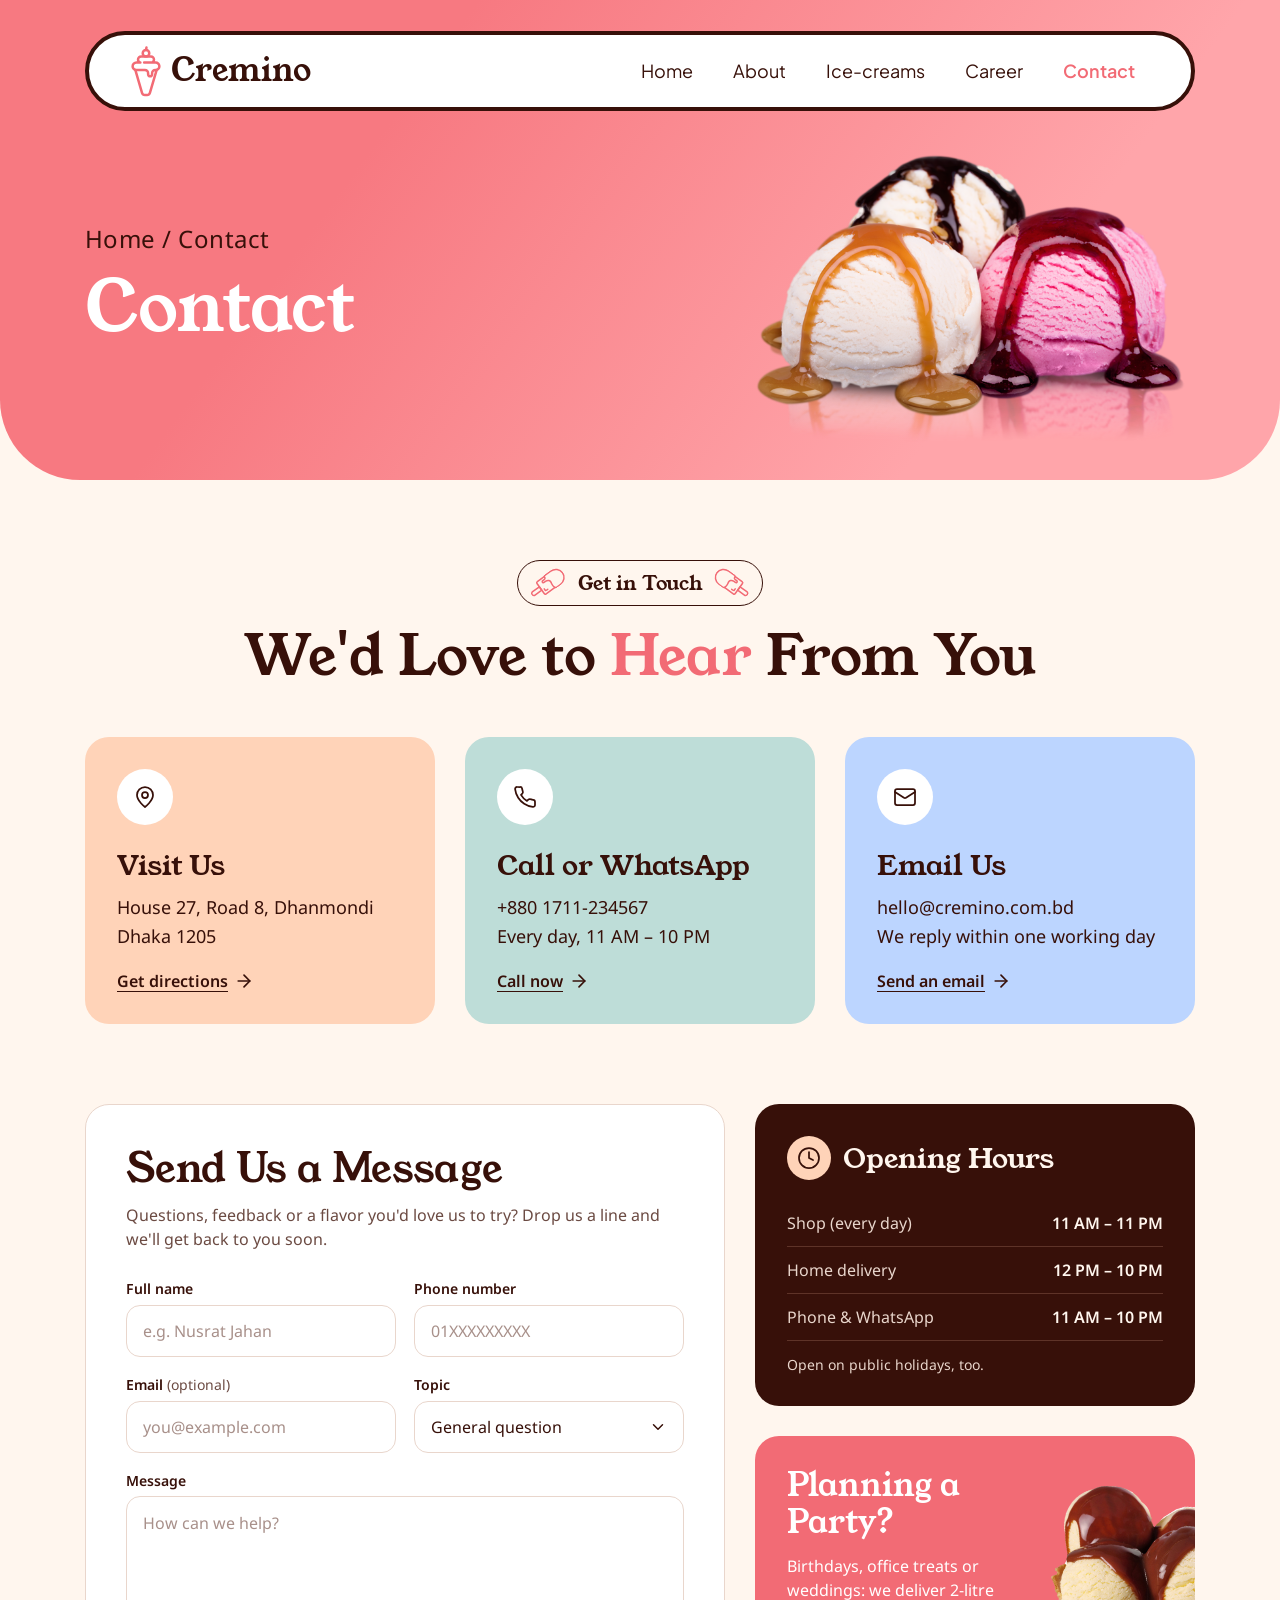
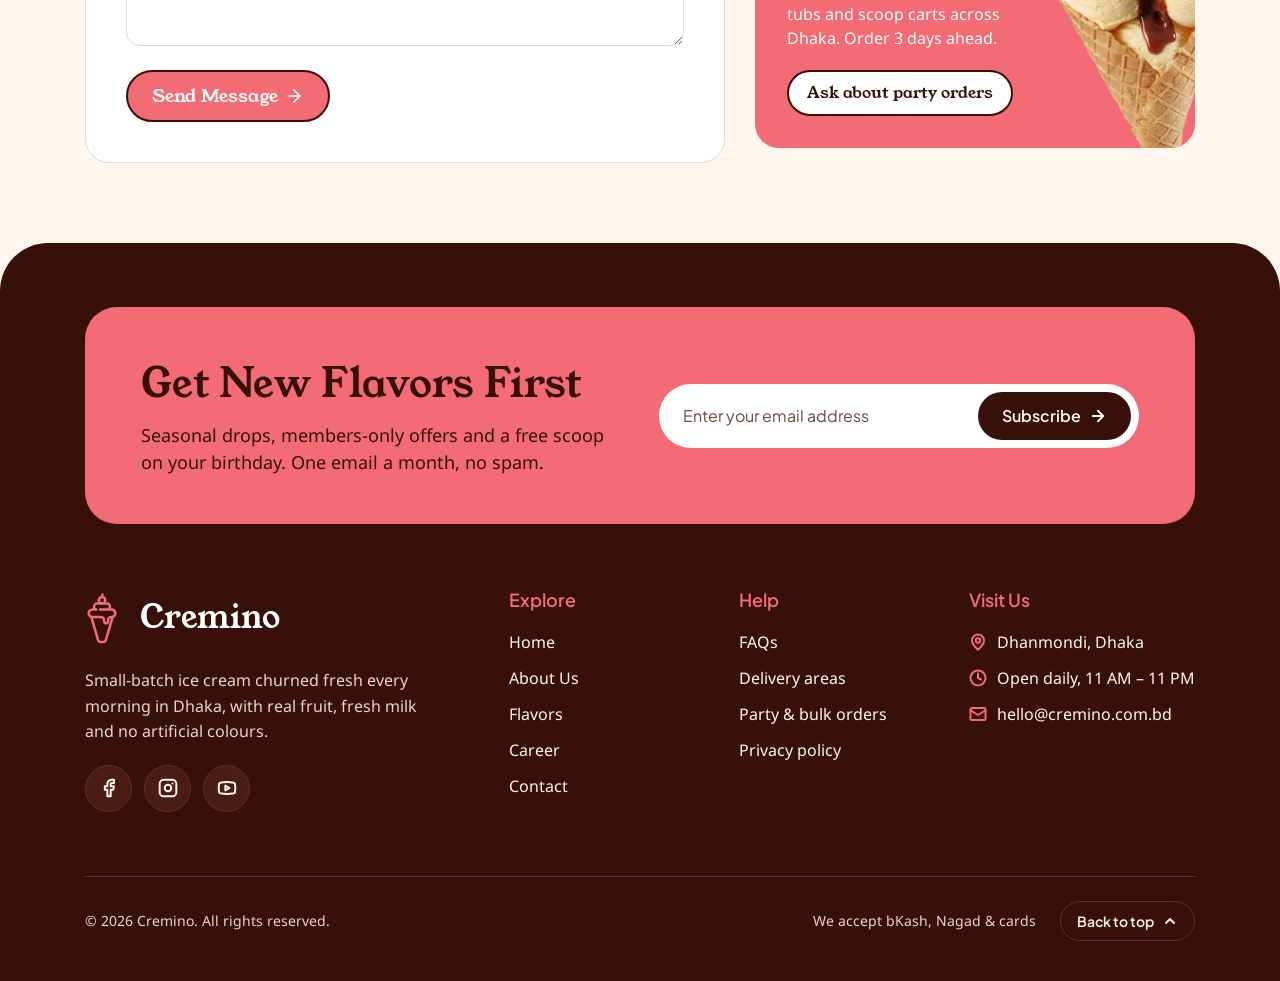
<file: contact.html>
<!doctype html>
<html lang="en">
<head>
<meta charset="utf-8">
<meta name="viewport" content="width=device-width, initial-scale=1">
<title>Contact — Cremino</title>
<meta name="description" content="Visit, call or message Cremino in Dhanmondi, Dhaka. Questions, feedback and party orders welcome.">
<link rel="preconnect" href="https://fonts.googleapis.com">
<link rel="preconnect" href="https://fonts.gstatic.com" crossorigin>
<link href="https://fonts.googleapis.com/css2?family=Young+Serif&family=Noto+Sans:wght@400;500;600&family=Plus+Jakarta+Sans:wght@400;600&display=swap" rel="stylesheet">
<link rel="stylesheet" href="styles.css">
</head>
<body>

<!-- ============ PAGE HERO ============ -->
<header class="hero hero-page">
  <div class="wrap">
    <nav class="nav" aria-label="Main">
      <a class="logo" href="index.html" aria-label="Cremino home">
        <img src="assets/logo-mark.svg" alt="" width="60" height="60">
        <span>Cremino</span>
      </a>
      <ul class="nav-links">
        <li><a href="index.html">Home</a></li>
        <li><a href="about.html">About</a></li>
        <li><a href="ice-creams.html">Ice-creams</a></li>
        <li><a href="career.html">Career</a></li>
        <li><a href="contact.html" class="active" aria-current="page">Contact</a></li>
      </ul>
      <button class="menu-btn" type="button" aria-label="Open menu" aria-expanded="false" aria-controls="mobile-menu">
        <img src="assets/m-icon-menu.svg" alt="" width="22" height="22">
      </button>
    </nav>

    <div class="page-head">
      <div class="page-title">
        <nav class="crumbs" aria-label="Breadcrumb"><a href="index.html">Home</a> / <span aria-current="page">Contact</span></nav>
        <h1>Contact</h1>
      </div>
      <img class="page-hero-img" src="assets/about/hero-scoops.png" alt="Vanilla and strawberry scoops with caramel and chocolate drizzle" width="457" height="313">
    </div>
  </div>
</header>

<!-- Mobile menu overlay -->
<div class="mobile-menu" id="mobile-menu" hidden>
  <div class="nav">
    <a class="logo" href="index.html" aria-label="Cremino home">
      <img src="assets/logo-mark.svg" alt="" width="36" height="36">
      <span>Cremino</span>
    </a>
    <button class="menu-close" type="button" aria-label="Close menu">
      <img src="assets/m-icon-close.svg" alt="" width="22" height="22">
    </button>
  </div>
  <ul class="mm-links">
    <li><a href="index.html"><span>Home</span><img src="assets/m-icon-arrow-dark.svg" alt="" width="22" height="22"></a></li>
    <li><a href="about.html"><span>About</span><img src="assets/m-icon-arrow-dark.svg" alt="" width="22" height="22"></a></li>
    <li><a href="ice-creams.html"><span>Ice-creams</span><img src="assets/m-icon-arrow-dark.svg" alt="" width="22" height="22"></a></li>
    <li><a href="career.html"><span>Career</span><img src="assets/m-icon-arrow-dark.svg" alt="" width="22" height="22"></a></li>
    <li><a href="contact.html" class="active" aria-current="page"><span><i class="dot"></i>Contact</span><img src="assets/m-icon-arrow-pink.svg" alt="" width="22" height="22"></a></li>
  </ul>
</div>

<main>
<!-- ============ WAYS TO REACH US ============ -->
<section class="reach" aria-labelledby="reach-title">
  <div class="sec-head">
    <span class="eyebrow">
      <span class="doodle l"><span><img src="assets/doodle-left.svg" alt=""></span></span>
      Get in Touch
      <span class="doodle r"><span><img src="assets/doodle-right.svg" alt=""></span></span>
    </span>
    <h2 id="reach-title">We'd Love to <em>Hear</em> From You</h2>
  </div>

  <div class="reach-cards">
    <article class="reach-card peach">
      <span class="reach-icon"><img src="assets/contact/icon-pin.svg" alt="" width="24" height="24"></span>
      <h3>Visit Us</h3>
      <p>House 27, Road 8, Dhanmondi<br>Dhaka 1205</p>
      <a class="reach-link" href="https://www.google.com/maps/search/?api=1&amp;query=Dhanmondi+Road+8+Dhaka" target="_blank" rel="noopener">Get directions <img src="assets/icon-arrow-dark.svg" alt="" width="20" height="20"></a>
    </article>
    <article class="reach-card mint">
      <span class="reach-icon"><img src="assets/contact/icon-phone.svg" alt="" width="24" height="24"></span>
      <h3>Call or WhatsApp</h3>
      <p>+880 1711-234567<br>Every day, 11 AM – 10 PM</p>
      <a class="reach-link" href="tel:+8801711234567">Call now <img src="assets/icon-arrow-dark.svg" alt="" width="20" height="20"></a>
    </article>
    <article class="reach-card blue">
      <span class="reach-icon"><img src="assets/contact/icon-mail.svg" alt="" width="24" height="24"></span>
      <h3>Email Us</h3>
      <p>hello@cremino.com.bd<br>We reply within one working day</p>
      <a class="reach-link" href="mailto:hello@cremino.com.bd">Send an email <img src="assets/icon-arrow-dark.svg" alt="" width="20" height="20"></a>
    </article>
  </div>
</section>

<!-- ============ MESSAGE FORM + SIDE INFO ============ -->
<section class="contact-main">
  <div class="contact-form-card">
    <div class="cf-step" data-step="form">
      <h2>Send Us a Message</h2>
      <p class="cf-intro">Questions, feedback or a flavor you'd love us to try? Drop us a line and we'll get back to you soon.</p>

      <form class="contact-form" novalidate>
        <div class="field-row">
          <div class="field">
            <label for="cf-name">Full name</label>
            <input id="cf-name" name="name" type="text" autocomplete="name" placeholder="e.g. Nusrat Jahan" required>
            <p class="field-error" data-for="cf-name">Please enter your name.</p>
          </div>
          <div class="field">
            <label for="cf-phone">Phone number</label>
            <input id="cf-phone" name="phone" type="tel" autocomplete="tel" inputmode="tel" placeholder="01XXXXXXXXX" required>
            <p class="field-error" data-for="cf-phone">Please enter a valid Bangladeshi mobile number.</p>
          </div>
        </div>
        <div class="field-row">
          <div class="field">
            <label for="cf-email">Email <span class="opt">(optional)</span></label>
            <input id="cf-email" name="email" type="email" autocomplete="email" placeholder="you@example.com">
            <p class="field-error" data-for="cf-email">Please enter a valid email address.</p>
          </div>
          <div class="field">
            <label for="cf-topic">Topic</label>
            <select id="cf-topic" name="topic">
              <option>General question</option>
              <option>Party &amp; bulk order</option>
              <option>Feedback</option>
              <option>Delivery</option>
            </select>
          </div>
        </div>
        <div class="field">
          <label for="cf-msg">Message</label>
          <textarea id="cf-msg" name="message" rows="5" placeholder="How can we help?" required></textarea>
          <p class="field-error" data-for="cf-msg">Please write a short message.</p>
        </div>
        <button type="submit" class="btn btn-pink cf-submit">Send Message <img src="assets/career/icon-arrow-right.svg" alt="" width="20" height="20"></button>
      </form>
    </div>

    <div class="cf-step cf-done" data-step="done" role="status" hidden>
      <img src="assets/logo-mark.svg" alt="" width="64" height="64">
      <h2 tabindex="-1">Thanks<span data-done-name></span>!</h2>
      <p>Your message is with our team. We'll reply within one working day, usually much sooner.</p>
      <button type="button" class="btn btn-light" data-cf-again>Send another message</button>
    </div>
  </div>

  <aside class="contact-side">
    <div class="hours-card">
      <h3><img src="assets/contact/icon-clock.svg" alt="" width="24" height="24">Opening Hours</h3>
      <dl class="hours">
        <div><dt>Shop (every day)</dt><dd>11 AM – 11 PM</dd></div>
        <div><dt>Home delivery</dt><dd>12 PM – 10 PM</dd></div>
        <div><dt>Phone &amp; WhatsApp</dt><dd>11 AM – 10 PM</dd></div>
      </dl>
      <p class="hours-note">Open on public holidays, too.</p>
    </div>

    <div class="party-card">
      <div class="party-copy">
        <h3>Planning a Party?</h3>
        <p>Birthdays, office treats or weddings: we deliver 2-litre tubs and scoop carts across Dhaka. Order 3 days ahead.</p>
        <button type="button" class="btn btn-light btn-sm" data-topic="Party &amp; bulk order">Ask about party orders</button>
      </div>
      <img class="party-img" src="assets/explore-contact.png" alt="Vanilla scoops with chocolate sauce in a waffle cone" width="658" height="992" loading="lazy">
    </div>
  </aside>
</section>
</main>

<!-- ============ FOOTER ============ -->
<footer class="footer">
  <div class="newsletter">
    <div class="nl-copy">
      <h2>Get New Flavors First</h2>
      <p>Seasonal drops, members-only offers and a free scoop on your birthday. One email a month, no spam.</p>
    </div>
    <form class="nl-form" novalidate>
      <label class="sr-only" for="nl-email">Email address</label>
      <input id="nl-email" type="email" name="email" placeholder="Enter your email address" autocomplete="email" required>
      <button type="submit">Subscribe <img src="assets/icon-arrow-cream.svg" alt="" width="18" height="18"></button>
      <p class="nl-msg" role="status" aria-live="polite"></p>
    </form>
  </div>

  <div class="f-cols">
    <div class="f-brand">
      <a class="logo" href="index.html" aria-label="Cremino home">
        <img src="assets/logo-mark-footer.svg" alt="" width="60" height="60">
        <span>Cremino</span>
      </a>
      <p>Small-batch ice cream churned fresh every morning in Dhaka, with real fruit, fresh milk and no artificial colours.</p>
      <div class="socials">
        <a href="#" aria-label="Facebook"><img src="assets/icon-facebook.svg" alt="" width="20" height="20"></a>
        <a href="#" aria-label="Instagram"><img src="assets/icon-instagram.svg" alt="" width="20" height="20"></a>
        <a href="#" aria-label="YouTube"><img src="assets/icon-youtube.svg" alt="" width="20" height="20"></a>
      </div>
    </div>

    <div class="f-col open">
      <h3><button type="button" class="acc" aria-expanded="true">Explore <img src="assets/m-icon-chevron-down.svg" alt="" width="20" height="20"></button></h3>
      <ul>
        <li><a href="index.html">Home</a></li>
        <li><a href="about.html">About Us</a></li>
        <li><a href="ice-creams.html">Flavors</a></li>
        <li><a href="career.html">Career</a></li>
        <li><a href="contact.html">Contact</a></li>
      </ul>
    </div>
    <div class="f-col">
      <h3><button type="button" class="acc" aria-expanded="false">Help <img src="assets/m-icon-chevron-down.svg" alt="" width="20" height="20"></button></h3>
      <ul>
        <li><a href="#">FAQs</a></li>
        <li><a href="#">Delivery areas</a></li>
        <li><a href="#">Party &amp; bulk orders</a></li>
        <li><a href="#">Privacy policy</a></li>
      </ul>
    </div>
    <div class="f-col f-visit">
      <h3><button type="button" class="acc" aria-expanded="false">Visit Us <img src="assets/m-icon-chevron-down.svg" alt="" width="20" height="20"></button></h3>
      <ul>
        <li><img src="assets/icon-pin.svg" alt="" width="18" height="18">Dhanmondi, Dhaka</li>
        <li><img src="assets/icon-clock.svg" alt="" width="18" height="18">Open daily, 11 AM – 11 PM</li>
        <li><img src="assets/icon-mail.svg" alt="" width="18" height="18"><a href="mailto:hello@cremino.com.bd">hello@cremino.com.bd</a></li>
      </ul>
    </div>
  </div>

  <div class="f-bottom">
    <p class="copy">© 2026 Cremino. All rights reserved.</p>
    <div class="f-bottom-right">
      <p>We accept bKash, Nagad &amp; cards</p>
      <button type="button" class="to-top">Back to top <img src="assets/icon-chevron-up.svg" alt="" width="16" height="16"></button>
    </div>
  </div>
</footer>

<script src="script.js"></script>
</body>
</html>
</file>
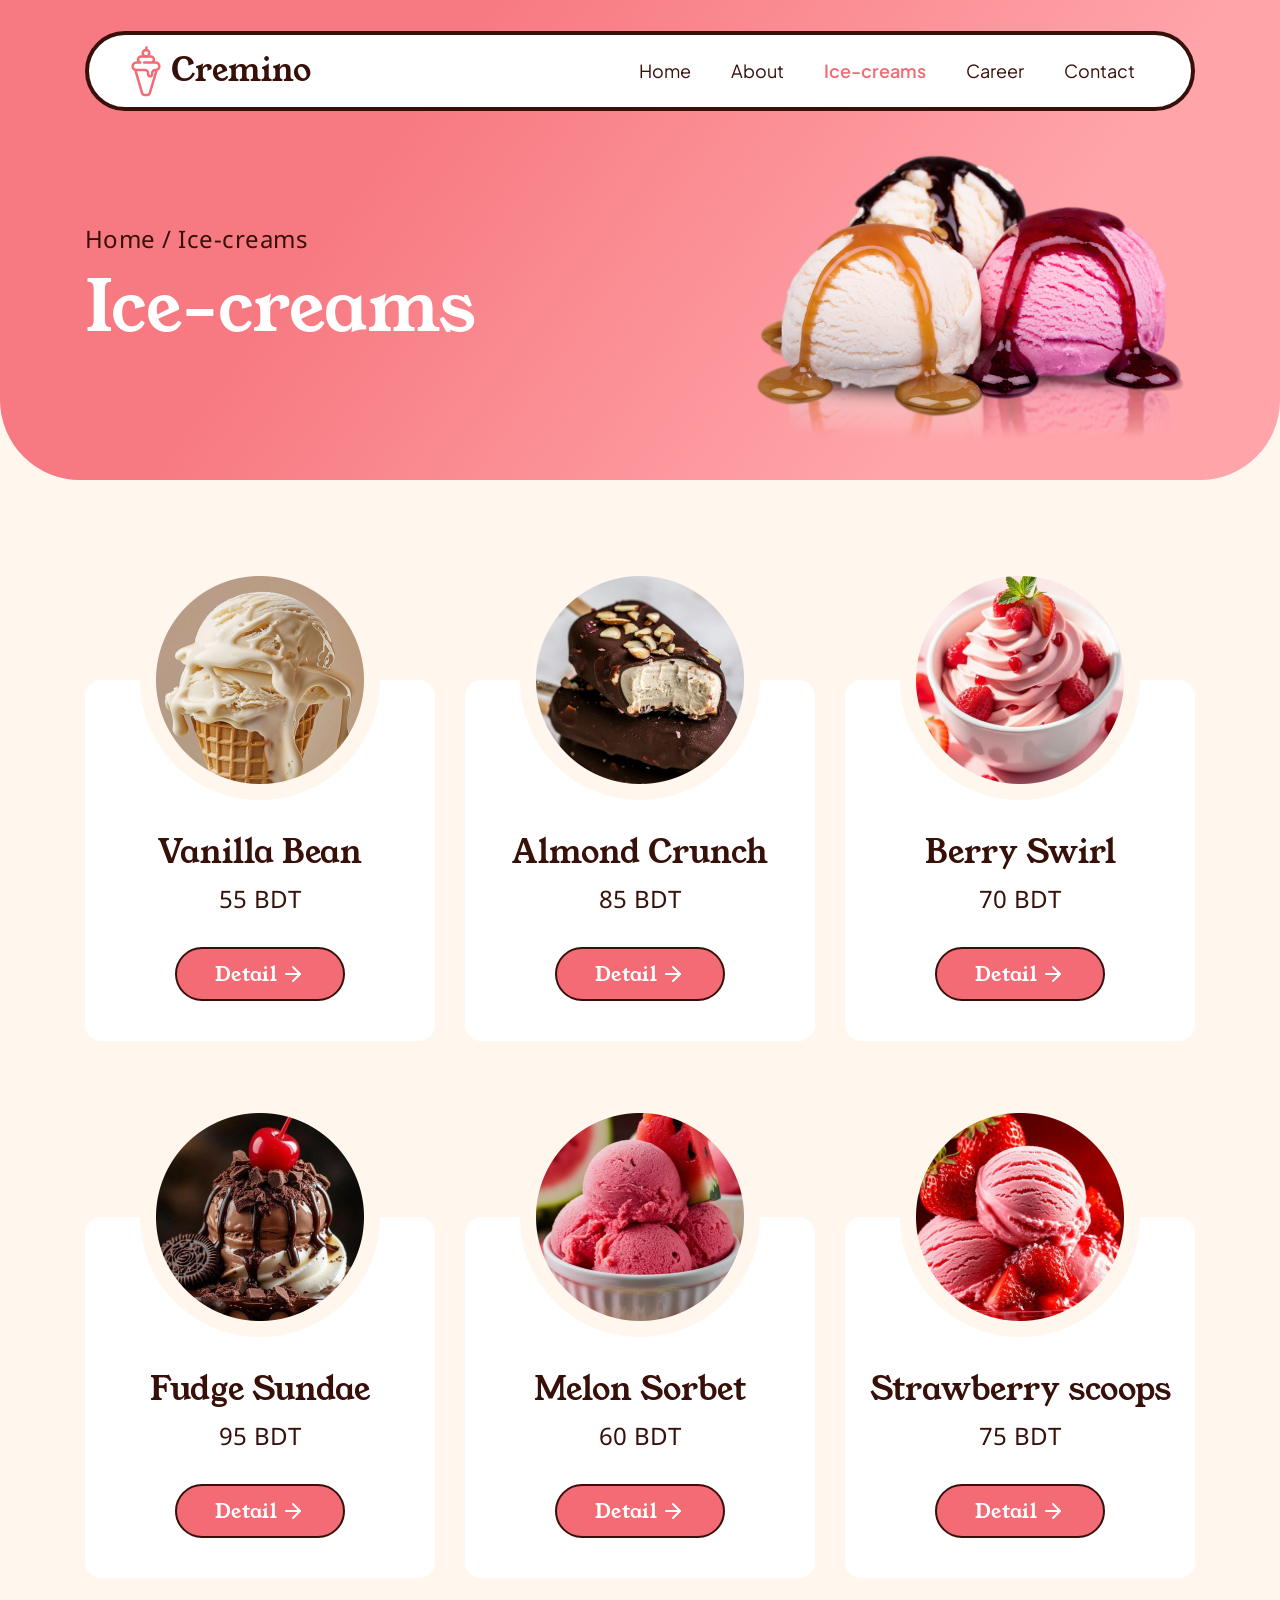
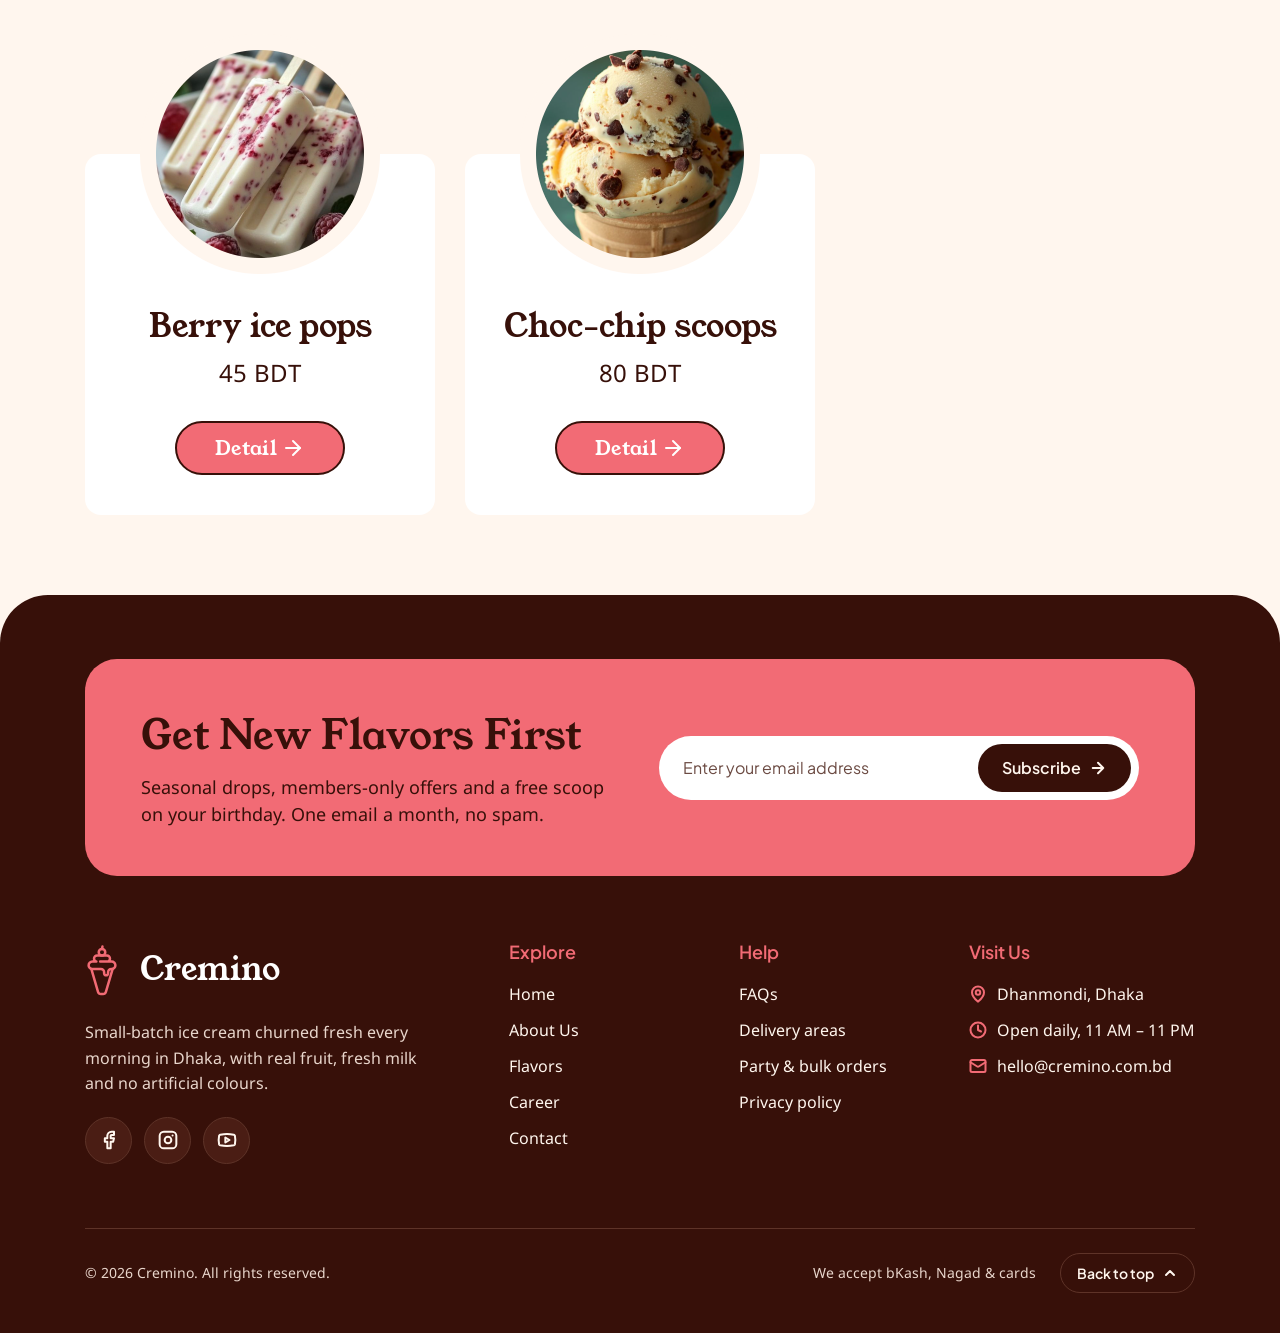
<file: ice-creams.html>
<!doctype html>
<html lang="en">
<head>
<meta charset="utf-8">
<meta name="viewport" content="width=device-width, initial-scale=1">
<title>Ice-creams — Cremino</title>
<meta name="description" content="Browse Cremino's small-batch ice cream flavors and prices.">
<link rel="preconnect" href="https://fonts.googleapis.com">
<link rel="preconnect" href="https://fonts.gstatic.com" crossorigin>
<link href="https://fonts.googleapis.com/css2?family=Young+Serif&family=Noto+Sans:wght@400;500;600&family=Plus+Jakarta+Sans:wght@400;600&display=swap" rel="stylesheet">
<link rel="stylesheet" href="styles.css">
</head>
<body>

<!-- ============ PAGE HERO ============ -->
<header class="hero hero-page hero-flavors">
  <div class="wrap">
    <nav class="nav" aria-label="Main">
      <a class="logo" href="index.html" aria-label="Cremino home">
        <img src="assets/logo-mark.svg" alt="" width="60" height="60">
        <span>Cremino</span>
      </a>
      <ul class="nav-links">
        <li><a href="index.html">Home</a></li>
        <li><a href="about.html">About</a></li>
        <li><a href="ice-creams.html" class="active" aria-current="page">Ice-creams</a></li>
        <li><a href="career.html">Career</a></li>
        <li><a href="contact.html">Contact</a></li>
      </ul>
      <button class="menu-btn" type="button" aria-label="Open menu" aria-expanded="false" aria-controls="mobile-menu">
        <img src="assets/m-icon-menu.svg" alt="" width="22" height="22">
      </button>
    </nav>

    <div class="page-head">
      <div class="page-title">
        <nav class="crumbs" aria-label="Breadcrumb"><a href="index.html">Home</a> / <span aria-current="page">Ice-creams</span></nav>
        <h1>Ice-creams</h1>
      </div>
      <img class="page-hero-img" src="assets/about/hero-scoops.png" alt="Vanilla and strawberry scoops with caramel and chocolate drizzle" width="457" height="313">
    </div>
  </div>
</header>

<!-- Mobile menu overlay -->
<div class="mobile-menu" id="mobile-menu" hidden>
  <div class="nav">
    <a class="logo" href="index.html" aria-label="Cremino home">
      <img src="assets/logo-mark.svg" alt="" width="36" height="36">
      <span>Cremino</span>
    </a>
    <button class="menu-close" type="button" aria-label="Close menu">
      <img src="assets/m-icon-close.svg" alt="" width="22" height="22">
    </button>
  </div>
  <ul class="mm-links">
    <li><a href="index.html"><span>Home</span><img src="assets/m-icon-arrow-dark.svg" alt="" width="22" height="22"></a></li>
    <li><a href="about.html"><span>About</span><img src="assets/m-icon-arrow-dark.svg" alt="" width="22" height="22"></a></li>
    <li><a href="ice-creams.html" class="active" aria-current="page"><span><i class="dot"></i>Ice-creams</span><img src="assets/m-icon-arrow-pink.svg" alt="" width="22" height="22"></a></li>
    <li><a href="career.html"><span>Career</span><img src="assets/m-icon-arrow-dark.svg" alt="" width="22" height="22"></a></li>
    <li><a href="contact.html"><span>Contact</span><img src="assets/m-icon-arrow-dark.svg" alt="" width="22" height="22"></a></li>
  </ul>
</div>

<main>
<!-- ============ FLAVOR LIST ============ -->
<section class="flavor-list" aria-label="Our flavors">
  <article class="flavor">
    <img class="flavor-img" src="assets/ice-creams/vanilla-bean.png" alt="Vanilla bean ice cream in a waffle cone" width="240" height="240" loading="lazy">
    <div class="flavor-card">
      <h2>Vanilla Bean</h2>
      <p class="price">55 BDT</p>
      <button type="button" class="btn btn-pink" data-popup-open="flavor-popup" aria-haspopup="dialog">Detail <img src="assets/icon-arrow-white.svg" alt="" width="24" height="24"></button>
    </div>
  </article>
  <article class="flavor">
    <img class="flavor-img" src="assets/ice-creams/almond-crunch.png" alt="Chocolate-coated almond ice cream bar" width="240" height="240" loading="lazy">
    <div class="flavor-card">
      <h2>Almond Crunch</h2>
      <p class="price">85 BDT</p>
      <button type="button" class="btn btn-pink" data-popup-open="flavor-popup" aria-haspopup="dialog">Detail <img src="assets/icon-arrow-white.svg" alt="" width="24" height="24"></button>
    </div>
  </article>
  <article class="flavor">
    <img class="flavor-img" src="assets/ice-creams/berry-swirl.png" alt="Strawberry swirl soft-serve in a bowl" width="240" height="240" loading="lazy">
    <div class="flavor-card">
      <h2>Berry Swirl</h2>
      <p class="price">70 BDT</p>
      <button type="button" class="btn btn-pink" data-popup-open="flavor-popup" aria-haspopup="dialog">Detail <img src="assets/icon-arrow-white.svg" alt="" width="24" height="24"></button>
    </div>
  </article>
  <article class="flavor">
    <img class="flavor-img" src="assets/ice-creams/fudge-sundae.png" alt="Chocolate fudge sundae topped with a cherry" width="240" height="240" loading="lazy">
    <div class="flavor-card">
      <h2>Fudge Sundae</h2>
      <p class="price">95 BDT</p>
      <button type="button" class="btn btn-pink" data-popup-open="flavor-popup" aria-haspopup="dialog">Detail <img src="assets/icon-arrow-white.svg" alt="" width="24" height="24"></button>
    </div>
  </article>
  <article class="flavor">
    <img class="flavor-img" src="assets/ice-creams/melon-sorbet.png" alt="Watermelon sorbet scoops in a bowl" width="240" height="240" loading="lazy">
    <div class="flavor-card">
      <h2>Melon Sorbet</h2>
      <p class="price">60 BDT</p>
      <button type="button" class="btn btn-pink" data-popup-open="flavor-popup" aria-haspopup="dialog">Detail <img src="assets/icon-arrow-white.svg" alt="" width="24" height="24"></button>
    </div>
  </article>
  <article class="flavor">
    <img class="flavor-img" src="assets/ice-creams/strawberry-scoops.png" alt="Strawberry ice cream scoops with fresh strawberries" width="240" height="240" loading="lazy">
    <div class="flavor-card">
      <h2>Strawberry scoops</h2>
      <p class="price">75 BDT</p>
      <button type="button" class="btn btn-pink" data-popup-open="flavor-popup" aria-haspopup="dialog">Detail <img src="assets/icon-arrow-white.svg" alt="" width="24" height="24"></button>
    </div>
  </article>
  <article class="flavor">
    <img class="flavor-img" src="assets/ice-creams/berry-ice-pops.png" alt="Creamy berry ice pops" width="240" height="240" loading="lazy">
    <div class="flavor-card">
      <h2>Berry ice pops</h2>
      <p class="price">45 BDT</p>
      <button type="button" class="btn btn-pink" data-popup-open="flavor-popup" aria-haspopup="dialog">Detail <img src="assets/icon-arrow-white.svg" alt="" width="24" height="24"></button>
    </div>
  </article>
  <article class="flavor">
    <img class="flavor-img" src="assets/ice-creams/choc-chip-scoops.png" alt="Chocolate chip ice cream in a cone" width="240" height="240" loading="lazy">
    <div class="flavor-card">
      <h2>Choc-chip scoops</h2>
      <p class="price">80 BDT</p>
      <button type="button" class="btn btn-pink" data-popup-open="flavor-popup" aria-haspopup="dialog">Detail <img src="assets/icon-arrow-white.svg" alt="" width="24" height="24"></button>
    </div>
  </article>
</section>
</main>

<!-- ============ FLAVOR DETAIL POP-UP ============ -->
<!-- Same strawberry content for every flavor until the other flavors are designed. -->
<dialog class="popup" id="flavor-popup" aria-labelledby="popup-title">
  <div class="popup-box">
    <button type="button" class="popup-close" data-popup-close aria-label="Close details">
      <img src="assets/ice-creams/popup-close.svg" alt="" width="80" height="80">
    </button>

    <div class="popup-top">
      <div class="popup-img">
        <img src="assets/ice-creams/popup-strawberry.png" alt="Strawberry ice cream scoops in a glass bowl with fresh strawberries" width="736" height="1308">
      </div>
      <div class="popup-info">
        <div class="popup-head">
          <h2 id="popup-title">Strawberry scoops</h2>
          <p class="popup-price"><strong>75 BDT</strong> <span>per single scoop</span></p>
        </div>
        <p class="popup-desc">Made with ripe strawberries from Gazipur farms and fresh Dhaka dairy, churned in small batches every morning. Creamy, bright and just sweet enough, with real fruit pieces in every scoop.</p>
      </div>
    </div>

    <div class="popup-cards">
      <section class="p-card p-peach">
        <h3>Ingredients</h3>
        <ul class="p-list">
          <li>Fresh cow's milk</li>
          <li>Fresh cream</li>
          <li>Strawberries (22%)</li>
          <li>Sugar</li>
          <li>Skimmed milk powder</li>
          <li>Locust bean gum (natural stabiliser)</li>
        </ul>
      </section>
      <section class="p-card p-mint">
        <h3>Nutrition per 100 g</h3>
        <dl class="p-nutri">
          <div><dt>Energy</dt><dd>210 kcal</dd></div>
          <div><dt>Fat</dt><dd>11 g</dd></div>
          <div><dt>Carbohydrates</dt><dd>24 g</dd></div>
          <div><dt>of which sugars</dt><dd>21 g</dd></div>
          <div><dt>Protein</dt><dd>3.8 g</dd></div>
        </dl>
      </section>
      <section class="p-card p-blue">
        <h3>Allergens &amp; storage</h3>
        <p>Contains milk. Made in a kitchen that also handles nuts and eggs.</p>
        <p>Keep frozen at –18°C. Let it soften for 3–5 minutes before scooping, and enjoy within two weeks of opening.</p>
      </section>
    </div>
  </div>
</dialog>

<!-- ============ FOOTER ============ -->
<footer class="footer">
  <div class="newsletter">
    <div class="nl-copy">
      <h2>Get New Flavors First</h2>
      <p>Seasonal drops, members-only offers and a free scoop on your birthday. One email a month, no spam.</p>
    </div>
    <form class="nl-form" novalidate>
      <label class="sr-only" for="nl-email">Email address</label>
      <input id="nl-email" type="email" name="email" placeholder="Enter your email address" autocomplete="email" required>
      <button type="submit">Subscribe <img src="assets/icon-arrow-cream.svg" alt="" width="18" height="18"></button>
      <p class="nl-msg" role="status" aria-live="polite"></p>
    </form>
  </div>

  <div class="f-cols">
    <div class="f-brand">
      <a class="logo" href="index.html" aria-label="Cremino home">
        <img src="assets/logo-mark-footer.svg" alt="" width="60" height="60">
        <span>Cremino</span>
      </a>
      <p>Small-batch ice cream churned fresh every morning in Dhaka, with real fruit, fresh milk and no artificial colours.</p>
      <div class="socials">
        <a href="#" aria-label="Facebook"><img src="assets/icon-facebook.svg" alt="" width="20" height="20"></a>
        <a href="#" aria-label="Instagram"><img src="assets/icon-instagram.svg" alt="" width="20" height="20"></a>
        <a href="#" aria-label="YouTube"><img src="assets/icon-youtube.svg" alt="" width="20" height="20"></a>
      </div>
    </div>

    <div class="f-col open">
      <h3><button type="button" class="acc" aria-expanded="true">Explore <img src="assets/m-icon-chevron-down.svg" alt="" width="20" height="20"></button></h3>
      <ul>
        <li><a href="index.html">Home</a></li>
        <li><a href="about.html">About Us</a></li>
        <li><a href="ice-creams.html">Flavors</a></li>
        <li><a href="career.html">Career</a></li>
        <li><a href="contact.html">Contact</a></li>
      </ul>
    </div>
    <div class="f-col">
      <h3><button type="button" class="acc" aria-expanded="false">Help <img src="assets/m-icon-chevron-down.svg" alt="" width="20" height="20"></button></h3>
      <ul>
        <li><a href="#">FAQs</a></li>
        <li><a href="#">Delivery areas</a></li>
        <li><a href="#">Party &amp; bulk orders</a></li>
        <li><a href="#">Privacy policy</a></li>
      </ul>
    </div>
    <div class="f-col f-visit">
      <h3><button type="button" class="acc" aria-expanded="false">Visit Us <img src="assets/m-icon-chevron-down.svg" alt="" width="20" height="20"></button></h3>
      <ul>
        <li><img src="assets/icon-pin.svg" alt="" width="18" height="18">Dhanmondi, Dhaka</li>
        <li><img src="assets/icon-clock.svg" alt="" width="18" height="18">Open daily, 11 AM – 11 PM</li>
        <li><img src="assets/icon-mail.svg" alt="" width="18" height="18"><a href="mailto:hello@cremino.com.bd">hello@cremino.com.bd</a></li>
      </ul>
    </div>
  </div>

  <div class="f-bottom">
    <p class="copy">© 2026 Cremino. All rights reserved.</p>
    <div class="f-bottom-right">
      <p>We accept bKash, Nagad &amp; cards</p>
      <button type="button" class="to-top">Back to top <img src="assets/icon-chevron-up.svg" alt="" width="16" height="16"></button>
    </div>
  </div>
</footer>

<script src="script.js"></script>
</body>
</html>
</file>
<file: styles.css>
/* ===== Cremino — Home ===== */
:root {
  --choc: #371009;
  --pink: #f26b75;
  --pink-2: #fa7c85;
  --cream: #fff6ee;
  --peach: #ffd3b8;
  --blue: #bcd5ff;
  --mint: #beddd8;
  --white: #ffffff;
  --muted: #6b4a42;
  --f-dark-2: #4a1d14;
  --f-line: #5e3328;
  --f-text: #e9d6cc;
  --hero-grad: linear-gradient(116.47deg, #f77981 29.39%, #ffa5aa 76.6%);

  --display: "Young Serif", Georgia, serif;
  --body: "Noto Sans", system-ui, sans-serif;
  --ui: "Plus Jakarta Sans", system-ui, sans-serif;

  --wrap: 1110px;
  --gutter: 24px;
}

*, *::before, *::after { box-sizing: border-box; }
html { scroll-behavior: smooth; }
body {
  margin: 0;
  background: var(--cream);
  color: var(--choc);
  font-family: var(--body);
  -webkit-font-smoothing: antialiased;
  overflow-x: hidden;
}
img { display: block; max-width: 100%; }
a { color: inherit; text-decoration: none; }
button { font: inherit; color: inherit; background: none; border: 0; padding: 0; cursor: pointer; }
h1, h2, h3, p { margin: 0; }
ul { list-style: none; margin: 0; padding: 0; }
em { font-style: normal; color: var(--pink); }
.sr-only { position: absolute; width: 1px; height: 1px; overflow: hidden; clip: rect(0 0 0 0); white-space: nowrap; }
:focus-visible { outline: 3px solid var(--choc); outline-offset: 3px; }

.wrap { max-width: calc(var(--wrap) + var(--gutter) * 2); margin: 0 auto; padding: 0 var(--gutter); }

/* ---------- Buttons ---------- */
.btn {
  display: inline-flex; align-items: center; justify-content: center; gap: 4px;
  height: 56px; padding: 0 22px; border-radius: 40px;
  font-family: var(--display); font-size: 20px; line-height: 1;
  border: 2px solid var(--choc);
  white-space: nowrap;
  transition: transform .2s ease, box-shadow .2s ease, background-color .2s ease;
}
.btn img { width: 24px; height: 24px; transition: transform .2s ease; }
.btn:hover { transform: translateY(-2px); box-shadow: 0 6px 0 var(--choc); }
.btn:hover img { transform: translateX(3px); }
.btn:active { transform: translateY(0); box-shadow: none; }
.btn-light { background: var(--white); color: var(--choc); }
.btn-ghost { border-color: var(--white); color: var(--white); }
.btn-ghost:hover { background: rgba(255,255,255,.15); box-shadow: 0 6px 0 rgba(55,16,9,.35); }
.btn-sm { height: 46px; padding: 0 18px; }

/* ---------- Logo ---------- */
.logo { display: inline-flex; align-items: center; }
.logo img { width: 60px; height: 60px; margin-right: -5px; }
.logo span { font-family: var(--display); font-size: 32px; line-height: 1.2; }

/* ---------- Hero ---------- */
.hero {
  position: relative;
  background: var(--hero-grad);
  border-radius: 0 0 80px 80px;
  height: 700px;
  overflow: hidden;
}
.hero > .wrap { padding-top: 31px; height: 100%; }
.nav {
  position: relative; z-index: 5;
  display: flex; align-items: center; justify-content: space-between;
  height: 80px; padding: 0 44px 0 27px;
  background: var(--white);
  border: 4px solid var(--choc);
  border-radius: 200px;
}
/* Sticky nav: script.js pins it (the hero clips overflow, so CSS sticky can't escape it).
   It sticks exactly when it reaches --nav-top, so there is no jump; a spacer holds its place. */
:root { --nav-top: 16px; }
.nav-spacer { display: none; }
.nav.is-stuck {
  position: fixed; z-index: 50; top: var(--nav-top);
  left: max(var(--gutter), calc((100% - var(--wrap)) / 2));
  right: max(var(--gutter), calc((100% - var(--wrap)) / 2));
  box-shadow: 0 10px 30px rgba(55, 16, 9, .16);
}
.nav-spacer.on { display: block; }
/* desktop only: the pinned nav shrinks a little (phones keep their size) */
@media (min-width: 821px) {
  .nav, .logo img, .logo span, .nav-links a { transition: all .3s ease; }
  .nav.is-stuck { height: 64px; padding: 0 36px 0 20px; border-width: 3px; }
  .nav.is-stuck .logo img { width: 44px; height: 44px; }
  .nav.is-stuck .logo span { font-size: 26px; }
  .nav.is-stuck .nav-links a { font-size: 16px; }
}
.nav-links { display: flex; gap: 16px; }
.nav-links a {
  display: block; padding: 8px 12px;
  font-family: var(--ui); font-size: 18px; line-height: 20px;
  border-radius: 999px; transition: color .2s, background-color .2s;
}
.nav-links a:hover { color: var(--pink); }
.nav-links a.active { color: var(--pink); font-weight: 600; }
.menu-btn { display: none; }

.hero-body { position: relative; height: calc(100% - 80px); }
.hero-copy { position: relative; z-index: 2; width: 540px; padding-top: 105px; }
.hero h1 {
  font-family: var(--display); font-weight: 400; font-size: 70px; line-height: 1;
  color: var(--choc);
}
.hero h1 .line { display: block; }
.hero h1 .white { color: var(--white); }
.hero h1 .hl {
  display: inline-block; color: var(--pink); background: var(--white);
  border-radius: 16px; padding: 0 14px; margin-left: 4px;
}
.hero-sub {
  margin-top: 8px; font-size: 20px; line-height: 1.5; letter-spacing: .02em;
}
.hero-ctas { display: flex; gap: 16px; margin-top: 40px; }
.hero-ctas .btn-light { min-width: 210px; }
.hero-ctas .btn-ghost { min-width: 173px; }

.hero-visual {
  position: absolute; z-index: 1;
  left: 44.4%; top: 56px;
  width: min(688px, 62%);
  aspect-ratio: 688 / 520;
}
/* ---------- Hero scroll animation (home, >820px, motion allowed) ----------
   .pin-page is sticky inside .pin-track, which is one screen taller, so the whole page
   holds still while that screen of scrolling drives the animation (script.js). */
.hero-alt { display: none; }
@media (min-width: 821px) and (prefers-reduced-motion: no-preference) {
  /* a real block (not padding): sticky can only travel inside the parent's content box */
  .pin-track::after { content: ""; display: block; height: 100vh; }
  .pin-page { position: sticky; top: 0; }
  .hero-alt { display: block; }
  .hero-anim .hero-copy, .hero-anim .hero-visual { will-change: transform; }
  .hero-alt-title {
    /* centred in the gap between the nav (bottom at 111px) and the kids' heads (700px − kids height);
       kids height = min(1008px, 90%) × 900/2340, headline height = 2 × 1.2 × font size */
    position: absolute; z-index: 3; left: var(--gutter); right: var(--gutter);
    top: calc((811px - min(388px, 34.6vw)) / 2 - min(67px, 5.52vw));
    font-family: var(--display); font-size: min(56px, 4.6vw); line-height: 1.2; text-align: center; color: var(--choc);
    transform: translateY(-400px); will-change: transform;
  }
  .hero-alt-title .white { color: var(--white); }
  .hero-kids {
    position: absolute; z-index: 1; left: 0; right: 0; bottom: 0; margin: 0 auto;
    width: min(1008px, 90%); height: auto;
    transform: translateY(105%); will-change: transform;
  }
}
.hero-img { position: absolute; inset: 0; }
.hero-img img { width: 100%; height: 100%; object-fit: cover; object-position: 50% 59.8%; }
/* shadows: Figma Page 3 › Home › hero group 399:110, as % of the 688×520 tubs box */
.hs { position: absolute; }
.hs1 { left: 44.33%; top: 80%;    width: 51.31%; height: 17.31%; } /* 353×90 */
.hs2 { left: 44.33%; top: 62.88%; width: 60.76%; height: 15.19%; } /* 418×79 */
.hs3 { left: -2.03%; top: 64.62%; width: 51.6%;  height: 19.42%; } /* 355×101 */

/* ---------- Mobile menu ---------- */
.mobile-menu {
  position: fixed; inset: 0; z-index: 100;
  background: var(--cream);
  padding: 16px 20px 32px;
  display: flex; flex-direction: column; gap: 24px;
  overflow-y: auto;
  animation: mmIn .25s ease;
}
.mobile-menu[hidden] { display: none; }
@keyframes mmIn { from { opacity: 0; transform: translateY(-8px); } to { opacity: 1; transform: none; } }
.mm-links a {
  display: flex; align-items: center; justify-content: space-between;
  height: 68px; border-bottom: 1px solid rgba(55,16,9,.15);
  font-family: var(--display); font-size: 28px; line-height: 1.2;
}
.mm-links a span { display: flex; align-items: center; gap: 10px; }
.mm-links a.active { color: var(--pink); }
.mm-links .dot { width: 8px; height: 8px; border-radius: 50%; background: var(--pink); }
.mm-links img { width: 22px; height: 22px; transition: transform .2s; }
.mm-links a:hover img { transform: translateX(4px); }
body.menu-open { overflow: hidden; }

/* ---------- Section headers ---------- */
.sec-head { display: flex; flex-direction: column; align-items: center; gap: 16px; text-align: center; max-width: 1012px; margin: 0 auto; }
.sec-head h2 { font-family: var(--display); font-weight: 400; font-size: 56px; line-height: 1.2; }
.eyebrow {
  display: inline-flex; align-items: center; gap: 10px;
  height: 46px; padding: 0 10px;
  border: 1px solid var(--choc); border-radius: 40px;
  font-family: var(--display); font-size: 20px; line-height: 1;
}
.doodle { display: flex; align-items: center; justify-content: center; width: 39.64px; height: 34.95px; flex: none; }
.doodle > span { position: relative; width: 16.444px; height: 37px; flex: none; }
.doodle.l > span { transform: rotate(-125.72deg) scaleY(-1); }
.doodle.r > span { transform: rotate(-54.28deg); }
.doodle img { position: absolute; left: -4.56%; top: -2.03%; width: 109.12%; height: 104.06%; max-width: none; }

/* ---------- What special / bento ---------- */
.special { padding: 80px var(--gutter); }
.special .sec-head { margin-bottom: 48px; }
.bento {
  position: relative;
  max-width: var(--wrap); margin: 0 auto;
  display: grid;
  grid-template-columns: repeat(3, 1fr);
  grid-template-rows: 240px 238px 240px;
  gap: 30px;
  grid-template-areas:
    "cone  rich  happy"
    "cone  .     rainbow"
    "bold  pure  rainbow";
}
.b-cone { grid-area: cone; }
.b-rich { grid-area: rich; }
.b-happy { grid-area: happy; }
.b-rainbow { grid-area: rainbow; }
.b-bold { grid-area: bold; }
.b-pure { grid-area: pure; }
.b-photo { border-radius: 40px; overflow: hidden; }
.b-photo img { width: 100%; height: 100%; object-fit: cover; transition: transform .6s ease; }
.b-photo:hover img { transform: scale(1.04); }
.b-tile {
  border-radius: 40px; display: flex; align-items: center; justify-content: center;
  padding: 24px; text-align: center;
  transition: box-shadow .3s ease;
}
/* soft shadow on the coloured text tiles only (photos keep their zoom) */
@media (hover: hover) {
  /* layered like a real shadow: tight contact + mid + wide ambient, in warm brown */
  .b-tile:hover {
    box-shadow:
      0 2px 4px rgba(55, 16, 9, .10),
      0 8px 18px rgba(55, 16, 9, .16),
      0 22px 44px rgba(55, 16, 9, .22);
  }
}
.b-tile p { font-family: var(--display); font-size: 32px; line-height: 1.2; max-width: 311px; }
.peach { background: var(--peach); }
.blue { background: var(--blue); }
.mint { background: var(--mint); }

.b-bowl {
  position: absolute; z-index: 2; pointer-events: none;
  width: 41.26%; aspect-ratio: 1;
  left: 50%; top: 168px; transform: translateX(-50%);
}
.b-bowl .bowl { position: relative; width: 100%; height: 100%; object-fit: cover; }
.b-bowl .blob { position: absolute; left: 33.8%; top: 22.7%; width: 103%; height: 94.3%; max-width: none; }
.b-bowl .m-shadow { display: none; }

/* ---------- Marquee ---------- */
.marquee { padding: 0 0 73px; overflow: hidden; display: flex; flex-direction: column; gap: 27px; }
.mq-row { overflow: hidden; }
.mq-track { display: flex; gap: 16px; width: max-content; animation: mq 40s linear infinite; }
.mq-row.b .mq-track { animation-direction: reverse; }
@keyframes mq { from { transform: translateX(0); } to { transform: translateX(calc(-50% - 8px)); } }
.pill {
  flex: none; display: inline-flex; align-items: center; justify-content: center;
  height: 60px; padding: 0 30px; border-radius: 80px;
  font-family: var(--display); font-size: 24px; line-height: 1; white-space: nowrap;
}
.pill.pink { background: var(--pink); color: var(--white); }
.pill.peach { background: var(--peach); }
.pill.blue { background: var(--blue); }
.pill.mint { background: var(--mint); }

/* ---------- Top flavors ---------- */
.flavors { background: var(--mint); padding: 80px 64px; display: flex; flex-direction: column; align-items: center; gap: 48px; }
.flavors .sec-head { gap: 24px; }
.carousel { display: flex; align-items: center; justify-content: center; width: 100%; max-width: 1312px; }
.car-arrow { flex: none; width: 60px; height: 60px; border-radius: 50%; transition: transform .2s; }
.car-arrow img { width: 60px; height: 60px; }
.car-arrow.prev img { transform: scaleX(-1); }
.car-arrow:hover { transform: scale(1.08); }
.car-viewport { overflow: hidden; width: 1186px; max-width: calc(100% - 120px); }
.car-track { display: flex; will-change: transform; }
.tub { position: relative; flex: none; width: 422px; height: 325px; margin-right: -40px; }
.tub-shadow { position: absolute; left: 12px; top: 234px; width: 402px; height: 83px; max-width: none; }
.tub-img { position: absolute; inset: 0; overflow: hidden; }
.tub-img img { position: absolute; left: -2.31%; top: -25%; width: 105.96%; max-width: none; transition: transform .4s ease; }
.tub:hover .tub-img img { transform: translateY(-6px); }
.car-dots { display: none; }

/* ---------- Why Cremino ---------- */
.why { padding: 80px var(--gutter) 40px; display: flex; flex-direction: column; align-items: center; gap: 48px; }
.why-grid {
  width: 100%; max-width: 1107px;
  display: grid; grid-template-columns: 255fr 540fr 255fr; gap: 30px;
  grid-template-areas: "family family family" "sun card kid";
}
.why-family { grid-area: family; height: 464px; border-radius: 40px; overflow: hidden; }
.why-family img { width: 100%; height: 100%; object-fit: cover; object-position: top; }
.why-sun { grid-area: sun; } .why-kid { grid-area: kid; }
.why-side { height: 450px; border-radius: 40px; overflow: hidden; }
.why-side img { width: 100%; height: 100%; object-fit: cover; }
/* same gentle zoom as the bento photos */
.why-family img, .why-side img { transition: transform .6s ease; }
.why-family:hover img, .why-side:hover img { transform: scale(1.04); }
.why-card {
  grid-area: card; height: 450px; background: var(--white); border-radius: 40px;
  display: flex; flex-direction: column; justify-content: center; gap: 12px;
  padding: 32px 24px; text-align: center;
}
.why-card h3 { font-family: var(--display); font-weight: 400; font-size: 34px; line-height: 1.3; letter-spacing: .02em; }
.why-card p { font-size: 18px; line-height: 1.5; letter-spacing: .02em; }

/* ---------- Explore cards ---------- */
.explore {
  max-width: calc(var(--wrap) + var(--gutter) * 2); margin: 0 auto;
  padding: 40px var(--gutter) 80px;
  display: grid; grid-template-columns: repeat(3, 1fr); gap: 30px;
}
.ex-card { position: relative; height: 618px; border-radius: 40px; overflow: hidden; }
.ex-text { position: relative; z-index: 1; padding: 39px 23px 0; display: flex; flex-direction: column; align-items: flex-start; }
.ex-text h3 { font-family: var(--display); font-weight: 400; font-size: 32px; line-height: 1.2; }
.ex-text p { margin-top: 8px; min-height: 72px; font-size: 18px; line-height: 1.5; letter-spacing: .02em; }
.ex-text .btn { margin-top: 24px; }
.ex-img { position: absolute; object-fit: cover; transition: transform .5s ease; }
.ex-card:hover .ex-img { transform: translateY(-10px); }
.ex-about .ex-img   { left: 14.9%; top: 295px; width: 70.6%; height: 457px; }
.ex-flavors .ex-img { left: 5.1%;  top: 278px; width: 89.4%; height: 428px; }
.ex-contact .ex-img { left: 10.6%; top: 311px; width: 78.6%; height: 415px; }

/* ---------- Footer ---------- */
.footer {
  background: var(--choc); color: var(--cream);
  border-radius: 48px 48px 0 0;
  padding: 64px max(var(--gutter), calc((100% - var(--wrap)) / 2)) 40px;
  display: flex; flex-direction: column; gap: 64px;
}
.newsletter {
  background: var(--pink); border-radius: 32px; padding: 48px 56px;
  display: flex; align-items: center; gap: 48px; color: var(--choc);
}
.nl-copy { flex: 1; display: flex; flex-direction: column; gap: 10px; }
.nl-copy h2 { font-family: var(--display); font-weight: 400; font-size: 40px; line-height: normal; }
.nl-copy p { font-size: 18px; line-height: 1.5; }
.nl-form {
  position: relative; flex: none; width: 480px; height: 64px; padding: 8px;
  background: var(--white); border-radius: 999px; display: flex; gap: 8px; align-items: center;
}
.nl-form input {
  flex: 1; min-width: 0; height: 100%; border: 0; outline: 0; background: transparent;
  padding: 0 16px; font-family: var(--ui); font-size: 16px; color: var(--choc);
}
.nl-form input::placeholder { color: var(--muted); }
.nl-form:focus-within { box-shadow: 0 0 0 3px var(--choc); }
.nl-form button {
  display: inline-flex; align-items: center; gap: 8px; height: 100%;
  padding: 0 24px; border-radius: 999px; background: var(--choc); color: var(--cream);
  font-family: var(--ui); font-weight: 600; font-size: 16px; transition: background-color .2s;
}
.nl-form button:hover { background: #4f1a10; }
.nl-form button img { width: 18px; height: 18px; }
.nl-msg { position: absolute; left: 24px; top: calc(100% + 10px); font-size: 14px; font-weight: 500; color: var(--choc); }
.nl-msg.error { color: #fff; }

.f-cols { display: flex; gap: 64px; align-items: flex-start; }
.f-brand { width: 360px; flex: none; display: flex; flex-direction: column; gap: 20px; }
.f-brand .logo span { color: var(--white); }
.f-brand p { color: var(--f-text); font-size: 16px; line-height: 1.6; }
.socials { display: flex; gap: 12px; }
.socials a {
  display: flex; align-items: center; justify-content: center; width: 47px; height: 47px;
  background: var(--f-dark-2); border: 1.5px solid var(--f-line); border-radius: 999px;
  transition: background-color .2s, border-color .2s;
}
.socials a:hover { background: var(--pink); border-color: var(--pink); }
.socials img { width: 20px; height: 20px; }
.f-col { flex: 1; display: flex; flex-direction: column; gap: 20px; }
.f-col.f-visit { flex: none; }
.f-col h3 { font-weight: 400; }
.acc { font-family: var(--ui); font-weight: 600; font-size: 18px; color: var(--pink); cursor: default; display: flex; align-items: center; justify-content: space-between; width: 100%; }
.acc img { display: none; }
.f-col ul { display: flex; flex-direction: column; gap: 14px; font-size: 16px; }
.f-col ul a:hover { color: var(--pink); }
.f-visit li { display: flex; align-items: center; gap: 10px; white-space: nowrap; }
.f-visit li img { width: 18px; height: 18px; }

.f-bottom { display: flex; align-items: center; justify-content: space-between; border-top: 1px solid var(--f-line); padding-top: 24px; font-size: 14px; color: var(--f-text); }
.f-bottom-right { display: flex; align-items: center; gap: 24px; }
.to-top {
  display: inline-flex; align-items: center; gap: 8px; padding: 10px 16px;
  border: 1.5px solid var(--f-line); border-radius: 999px;
  font-family: var(--ui); font-weight: 600; font-size: 14px; color: var(--cream);
  transition: border-color .2s, background-color .2s;
}
.to-top:hover { border-color: var(--pink); background: var(--f-dark-2); }
.to-top img { width: 16px; height: 16px; }

/* =========================================================
   Tablet / small desktop
   ========================================================= */
@media (max-width: 1180px) {
  .hero h1 { font-size: 58px; }
  .hero-copy { width: 46%; min-width: 420px; }
  .hero-visual { left: 46%; top: 90px; width: 56%; }
  .sec-head h2 { font-size: 46px; }
  .b-tile p { font-size: 26px; }
  .tub { width: 340px; height: 262px; margin-right: -32px; }
  .tub-shadow { left: 10px; top: 189px; width: 324px; height: 67px; }
  .ex-text h3 { font-size: 26px; }
  .why-card h3 { font-size: 28px; }
  .f-cols { gap: 40px; }
  .f-brand { width: 280px; }
  .newsletter { flex-direction: column; align-items: stretch; }
  .nl-form { width: 100%; }
}

/* =========================================================
   Mobile (design: 390)
   ========================================================= */
@media (max-width: 820px) {
  :root { --gutter: 20px; }

  /* hero */
  .hero { height: auto; border-radius: 0 0 40px 40px; background: linear-gradient(180deg, #f77981, #ffa5aa); padding-bottom: 36px; }
  .hero > .wrap { padding-top: 16px; }
  .nav { height: auto; padding: 6px 6px 6px 12px; border-width: 2px; border-radius: 999px; }
  :root { --nav-top: 12px; }
  .logo img { width: 36px; height: 36px; margin-right: 2px; }
  .logo span { font-size: 24px; }
  .nav-links { display: none; }
  .menu-btn, .menu-close {
    display: flex; align-items: center; justify-content: center;
    width: 44px; height: 44px; border-radius: 999px; background: var(--choc);
  }
  .menu-close { background: var(--pink); }
  .menu-btn img, .menu-close img { width: 22px; height: 22px; }

  .hero-body { height: auto; display: flex; flex-direction: column; gap: 32px; padding-top: 32px; }
  .hero-copy { width: 100%; min-width: 0; padding-top: 0; }
  .hero h1 { font-size: 40px; line-height: 1.1; display: flex; flex-direction: column; gap: 2px; }
  .hero h1 .hl { border-radius: 14px; padding: 2px 10px 4px; margin-left: 6px; }
  .hero-sub { margin-top: 16px; font-size: 16px; letter-spacing: 0; }
  .hero-ctas { gap: 12px; margin-top: 24px; }
  .hero-ctas .btn { flex: 1; width: auto; min-width: 0 !important; padding: 0 12px; }
  .hero-visual { position: relative; left: auto; top: auto; width: 100%; aspect-ratio: 350 / 265; }
  .hero-img img { object-position: 50% 55%; }
  .hs { display: none; }

  .btn { height: 48px; font-size: 16px; gap: 6px; padding: 0 18px; border-radius: 999px; }
  .btn img { width: 20px; height: 20px; }
  .btn:hover { box-shadow: 0 4px 0 var(--choc); }

  /* section heads */
  .sec-head { gap: 14px; }
  .sec-head h2 { font-size: 30px; }
  .d-br { display: none; }
  .eyebrow { height: auto; padding: 8px 14px; gap: 8px; font-size: 16px; border-radius: 999px; }
  .doodle { width: 19.82px; height: 17.48px; }
  .doodle > span { width: 8.222px; height: 18.5px; }

  /* bento */
  .special { padding: 56px var(--gutter) 40px; }
  .special .sec-head { margin-bottom: 28px; }
  /* rows split differently (153|185, full, 185|153, 169|169), so flex-wrap instead of grid */
  .bento { display: flex; flex-wrap: wrap; gap: 12px; }
  .bento > * { flex: none; }
  .b-cone    { order: 1; width: calc((100% - 12px) * 153 / 338); height: 240px; }
  .b-rich    { order: 2; width: calc((100% - 12px) * 185 / 338); height: 240px; }
  .b-bowl    { order: 3; }
  .b-happy   { order: 4; width: calc((100% - 12px) * 185 / 338); height: 240px; }
  .b-rainbow { order: 5; width: calc((100% - 12px) * 153 / 338); height: 240px; }
  .b-bold    { order: 6; width: calc((100% - 12px) / 2); height: 220px; }
  .b-pure    { order: 7; width: calc((100% - 12px) / 2); height: 220px; }
  .b-photo, .b-tile { border-radius: 24px; }
  .b-tile { padding: 16px; }
  .b-tile p { font-size: 20px; }
  .b-bowl {
    position: relative; left: auto; top: auto; transform: none;
    width: 100%; height: 260px; aspect-ratio: auto;
    border-radius: 24px; overflow: hidden;
    background: linear-gradient(180deg, #f77981, #ffa5aa);
    display: flex; align-items: center; justify-content: center;
  }
  .b-bowl .blob { display: none; }
  .b-bowl .m-shadow { display: block; position: absolute; left: 50%; top: 214px; width: 218px; height: 54px; transform: translate(-50%, -14px); max-width: none; }
  .b-bowl .bowl { width: 240px; height: 240px; }

  /* marquee */
  .marquee { padding: 12px 0 16px; gap: 12px; }
  .mq-track { gap: 10px; animation-duration: 30s; }
  @keyframes mq { from { transform: translateX(0); } to { transform: translateX(calc(-50% - 5px)); } }
  .pill { height: 44px; min-width: 140px; padding: 0 20px; font-size: 16px; border-radius: 999px; }

  /* flavors carousel */
  .flavors { padding: 56px 0 40px; gap: 28px; }
  .flavors .sec-head { gap: 14px; padding: 0 var(--gutter); }
  .car-arrow { display: none; }
  .carousel { display: block; }
  .car-viewport {
    width: 100%; max-width: none; overflow-x: auto; scroll-snap-type: x mandatory;
    scrollbar-width: none; scroll-padding: 0 45px;
  }
  .car-viewport::-webkit-scrollbar { display: none; }
  .car-track { padding: 0 45px; width: max-content; transform: none !important; }
  .tub { width: 250px; height: 200px; margin-right: 0; scroll-snap-align: start; }
  .tub.clone { display: none; }
  .tub-shadow { left: 15px; top: 146px; width: 220px; height: 48px; }
  .tub-img { inset: 0 0 auto 0; height: 193px; }
  .tub-img img { position: static; width: 100%; height: 100%; object-fit: cover; object-position: 50% 66%; }
  .car-dots { display: flex; gap: 8px; }
  .car-dots button { width: 8px; height: 8px; border-radius: 999px; background: rgba(55,16,9,.3); transition: width .25s, background-color .25s; }
  .car-dots button.active { width: 24px; background: var(--pink); }

  /* why */
  .why { padding: 56px var(--gutter) 24px; gap: 28px; }
  .why-grid {
    grid-template-columns: 1fr 1fr; gap: 12px;
    grid-template-areas: "family family" "card card" "sun kid";
  }
  .why-family { height: 220px; border-radius: 24px; }
  .why-family img { object-position: center; }
  .why-side { height: 220px; border-radius: 24px; }
  .why-card { height: auto; border-radius: 24px; padding: 28px 20px; }
  .why-card h3 { font-size: 22px; line-height: 1.2; letter-spacing: 0; }
  .why-card p { font-size: 16px; letter-spacing: 0; }

  /* explore */
  .explore { grid-template-columns: 1fr; gap: 16px; padding: 32px var(--gutter) 56px; }
  .ex-card { height: 268px; border-radius: 28px; }
  .ex-text { width: calc(100% - 154px); padding: 24px 0 24px 20px; gap: 10px; }
  .ex-text h3 { font-size: 22px; }
  .ex-text p { margin-top: 0; min-height: 0; font-size: 14px; letter-spacing: 0; }
  .ex-text .btn { margin-top: 6px; width: 160px; }
  .ex-card .ex-img { left: auto; right: 0; top: 24px; width: 150px; }
  .ex-about .ex-img { height: 278px; }
  .ex-flavors .ex-img { height: 205px; }
  .ex-contact .ex-img { height: 226px; }

  /* footer */
  .footer { border-radius: 32px 32px 0 0; padding: 40px var(--gutter) 28px; gap: 32px; }
  .newsletter { padding: 28px 20px; border-radius: 24px; gap: 20px; }
  .nl-copy { gap: 8px; }
  .nl-copy h2 { font-size: 28px; line-height: 1.2; }
  .nl-copy p { font-size: 16px; }
  .nl-form { flex-direction: column; height: auto; padding: 0; background: none; gap: 10px; border-radius: 0; }
  .nl-form:focus-within { box-shadow: none; }
  .nl-form input { width: 100%; height: 52px; flex: none; padding: 0 20px; background: var(--white); border-radius: 999px; }
  .nl-form input:focus { box-shadow: 0 0 0 3px var(--choc); }
  .nl-form button { width: 100%; height: 52px; justify-content: center; font-family: var(--display); font-weight: 400; gap: 6px; }
  .nl-form button img { width: 20px; height: 20px; }
  .nl-msg { position: static; text-align: center; }
  .nl-msg:empty { display: none; }

  .f-cols { flex-direction: column; gap: 0; }
  .f-brand { width: 100%; gap: 16px; margin-bottom: 32px; }
  .f-brand .logo img { width: 40px; height: 40px; margin-right: 4px; }
  .f-brand p { font-size: 14px; line-height: 1.5; }
  .socials a { width: 44px; height: 44px; }
  .f-col { width: 100%; gap: 0; border-top: 1px solid var(--f-line); }
  .f-col:last-child { border-bottom: 1px solid var(--f-line); }
  .acc { height: 56px; cursor: pointer; line-height: 1.2; }
  .acc img { display: block; width: 20px; height: 20px; transition: transform .25s; }
  .f-col.open .acc img { transform: rotate(180deg); }
  .f-col ul { display: none; gap: 0; padding-bottom: 12px; }
  .f-col.open ul { display: flex; }
  .f-col ul li { min-height: 44px; display: flex; align-items: center; line-height: 1.5; }
  .f-visit li { white-space: normal; }

  .f-bottom { flex-direction: column; gap: 16px; border-top: 0; padding-top: 0; text-align: center; }
  .f-bottom-right { flex-direction: column-reverse; gap: 16px; }
  .copy { order: 2; }
  .to-top { height: 44px; padding: 0 18px; }
}

/* =========================================================
   ABOUT PAGE
   ========================================================= */
.hero.hero-page { height: 480px; background: linear-gradient(125.98deg, #f77981 29.39%, #ffa5aa 76.6%); }
.page-head { position: relative; height: calc(100% - 80px); }
.page-title { position: relative; z-index: 1; padding-top: 110px; display: flex; flex-direction: column; gap: 16px; }
.crumbs { font-size: 24px; line-height: 1.5; letter-spacing: .02em; color: var(--choc); }
.crumbs a:hover { color: var(--white); }
.page-title h1 { font-family: var(--display); font-weight: 400; font-size: 70px; line-height: 1; color: var(--white); }
.page-hero-img { position: absolute; right: 0; top: 24px; width: 457px; height: 313px; object-fit: cover; }

.story, .gallery, .pure, .faq, .team-head {
  max-width: calc(var(--wrap) + var(--gutter) * 2); margin: 0 auto; padding-left: var(--gutter); padding-right: var(--gutter);
}

/* Our story */
.story { display: flex; align-items: center; gap: 35px; padding-top: 80px; padding-bottom: 40px; }
.founder { position: relative; flex: none; width: 350px; height: 470px; margin: 0; }
.founder > img { width: 350px; height: 450px; object-fit: cover; border-radius: 20px; }
.name-tag {
  position: absolute; left: 43px; top: 398px; width: 264px; height: 72px;
  display: flex; flex-direction: column; justify-content: center; align-items: center; gap: 4px;
  background: var(--white); border-radius: 12px; box-shadow: 2px 2px 20px rgba(26,26,26,.1);
}
.name-tag strong { font-family: var(--ui); font-weight: 600; font-size: 18px; line-height: 28px; color: var(--choc); }
.name-tag span { font-size: 16px; line-height: 24px; color: var(--muted); }
.story-copy { flex: 1; display: flex; flex-direction: column; gap: 24px; }
.story-copy h2 { font-family: var(--display); font-weight: 400; font-size: 56px; line-height: 1.2; }
.story-copy p { font-size: 18px; line-height: 1.5; letter-spacing: .02em; }

/* Gallery */
.gallery { display: grid; grid-template-columns: 688fr 400fr; gap: 32px; padding-top: 40px; padding-bottom: 40px; }
.g-left { display: grid; grid-template-columns: 1fr 1fr; grid-template-rows: 473px 327px; gap: 32px; }
.g-right { display: flex; flex-direction: column; gap: 32px; }
.g-text {
  grid-column: 1 / -1; background: var(--white); border-radius: 20px; padding: 32px;
  display: flex; flex-direction: column; justify-content: center; gap: 24px;
}
.g-text h2 { font-family: var(--display); font-weight: 400; font-size: 40px; line-height: 1.2; }
.g-text p { font-size: 18px; line-height: 1.5; letter-spacing: .02em; max-width: 536px; }
.g-text p + p { margin-top: -24px; }
.g-photo { border-radius: 20px; overflow: hidden; }
.g-photo img { width: 100%; height: 100%; object-fit: cover; transition: transform .6s ease; }
.g-photo:hover img { transform: scale(1.04); }
.g-side { aspect-ratio: 1; }
.g-vanilla img { object-position: 50% 35.5%; }

/* Pure ingredients */
.pure { display: flex; align-items: center; gap: 35px; padding-top: 40px; padding-bottom: 40px; }
.pure-photo { flex: none; width: 350px; height: 450px; border-radius: 20px; overflow: hidden; }
.pure-photo img { width: 100%; height: 100%; object-fit: cover; }
.pure-copy {
  flex: 1; height: 450px; background: var(--white); padding: 24px 32px;
  display: flex; flex-direction: column; justify-content: center; gap: 24px;
}
.pure-copy h2 { font-family: var(--display); font-weight: 400; font-size: 40px; line-height: 1.2; }
.pure-copy p { font-size: 18px; line-height: 1.5; letter-spacing: .02em; }

/* Team */
.team { padding: 40px 0; display: flex; flex-direction: column; gap: 48px; }
.team-head { width: 100%; display: flex; align-items: flex-end; justify-content: space-between; gap: 24px; }
.team-title { display: flex; flex-direction: column; align-items: flex-start; gap: 16px; }
.team-title h2 { font-family: var(--display); font-weight: 400; font-size: 56px; line-height: 1.2; }
.team-arrows { display: flex; gap: 24px; }
.team-arrow { width: 75px; height: 75px; border-radius: 50%; transition: transform .2s, opacity .2s; }
.team-arrow img { width: 75px; height: 75px; }
.team-arrow.prev img { transform: scaleX(-1); }
.team-arrow:hover:not(:disabled) { transform: scale(1.06); }
.team-arrow:disabled { opacity: .4; cursor: default; }
.team-track {
  --edge: max(var(--gutter), calc((100% - var(--wrap)) / 2));
  display: flex; gap: 30px; overflow-x: auto; scroll-snap-type: x mandatory;
  padding: 4px var(--edge) 8px; scroll-padding: 0 var(--edge);
  scrollbar-width: none; scroll-behavior: smooth;
}
.team-track::-webkit-scrollbar { display: none; }
.t-card {
  flex: none; width: 350px; height: 396px; scroll-snap-align: start;
  background: var(--white); border: 1px solid #f5f6f7; border-radius: 16px;
  padding: 24px 27px; display: flex; flex-direction: column; align-items: center; text-align: center;
  transition: transform .3s ease, box-shadow .3s ease;
}
.t-card:hover { transform: translateY(-4px); box-shadow: 0 12px 30px rgba(55,16,9,.08); }
.t-photo { width: 100%; height: 264px; border-radius: 12px; overflow: hidden; flex: none; }
.t-photo img { width: 100%; height: 100%; object-fit: cover; }
.t-card h3 { margin-top: 24px; font-family: var(--ui); font-weight: 600; font-size: 20px; line-height: 28px; letter-spacing: -.01em; color: var(--choc); }
.t-card p { margin-top: 8px; font-size: 16px; line-height: 24px; color: var(--muted); }
.team-dots { display: none; }

/* FAQ */
.faq { padding-top: 40px; padding-bottom: 80px; display: flex; flex-direction: column; gap: 52px; }
.faq-cols { display: flex; gap: 30px; align-items: flex-start; }
.faq-card { flex: 1; border-radius: 12px; padding: 40px; }
.faq-item { border-bottom: .5px solid var(--choc); padding: 24px 0; }
.faq-item:first-child { border-top: .5px solid var(--choc); }
.faq-item h3 { font-weight: 400; }
.faq-item button {
  width: 100%; display: flex; align-items: center; gap: 20px; text-align: left;
  font-weight: 500; font-size: 16px; line-height: 1.5; color: #333;
}
.faq-toggle {
  flex: none; margin-left: auto; width: 44px; height: 44px; border-radius: 999px;
  border: 1px solid var(--choc); background: url("assets/about/faq-plus.svg") center / 24px no-repeat;
  transition: background-color .2s, transform .3s;
}
.faq-item button:hover .faq-toggle { background-color: rgba(255,255,255,.5); }
.faq-item.open .faq-toggle { background: var(--choc) url("assets/about/faq-close.svg") center / 24px no-repeat; }
.faq-a { display: grid; grid-template-rows: 0fr; transition: grid-template-rows .3s ease; }
.faq-a > div { overflow: hidden; }
.faq-item.open .faq-a { grid-template-rows: 1fr; }
.faq-a p { padding-top: 24px; font-size: 14px; line-height: 1.5; letter-spacing: -.006em; color: #4c4c4c; }

@media (max-width: 1180px) {
  .page-title h1 { font-size: 58px; }
  .page-hero-img { width: 380px; height: 260px; top: 40px; }
  .story-copy h2, .team-title h2 { font-size: 46px; }
  .story-copy p { font-size: 16px; }
  .g-left { grid-template-rows: auto 280px; }
  .g-text h2, .pure-copy h2 { font-size: 32px; }
  .g-text p, .pure-copy p { font-size: 16px; }
  .pure-copy { height: auto; min-height: 450px; }
  .t-card { width: 300px; height: auto; }
  .t-photo { height: 230px; }
}

@media (max-width: 820px) {
  /* hero */
  .hero.hero-page { height: auto; background: linear-gradient(180deg, #f77981, #ffa5aa); padding-bottom: 28px; }
  .page-head { height: auto; display: flex; align-items: center; gap: 8px; padding-top: 20px; }
  .page-title { flex: 1; min-width: 0; padding-top: 0; gap: 8px; }
  .crumbs { font-size: 16px; letter-spacing: 0; }
  .crumbs [aria-current] { color: var(--white); }
  .page-title h1 { font-size: min(40px, 10vw); line-height: 1.1; white-space: nowrap; }
  .page-hero-img { position: static; flex: none; width: 140px; height: 96px; }

  /* story */
  .story { flex-direction: column; align-items: stretch; gap: 24px; padding-top: 48px; padding-bottom: 24px; }
  .founder { width: 100%; height: 420px; }
  .founder > img { width: 100%; height: 390px; border-radius: 24px; }
  .name-tag {
    left: 50%; top: 349px; transform: translateX(-50%); width: auto; height: auto;
    padding: 12px 24px; gap: 2px; border-radius: 14px; box-shadow: 0 6px 18px rgba(55,16,9,.08); white-space: nowrap;
  }
  .name-tag strong { font-family: var(--display); font-weight: 400; font-size: 20px; line-height: 1.2; }
  .name-tag span { font-size: 14px; line-height: 1.5; }
  .story-copy { gap: 12px; }
  .story-copy h2 { font-size: 30px; }
  .story-copy p { font-size: 16px; letter-spacing: 0; }

  /* gallery: one flowing grid of text card + 2x2 photos */
  .gallery { display: flex; flex-wrap: wrap; gap: 12px; padding-top: 24px; padding-bottom: 24px; }
  .g-left, .g-right { display: contents; }
  .g-text { width: 100%; border-radius: 24px; padding: 28px 20px; gap: 12px; }
  .g-text h2 { font-size: 22px; }
  .g-text p { font-size: 16px; letter-spacing: 0; }
  .g-text p + p { margin-top: 12px; }
  .g-photo { width: calc(50% - 6px); height: 169px; aspect-ratio: auto; border-radius: 20px; }

  /* pure */
  .pure { padding-top: 24px; padding-bottom: 24px; }
  .pure { flex-direction: column; gap: 0; }
  .pure-photo, .pure-copy { width: 100%; }
  .pure-photo { height: 280px; border-radius: 24px 24px 0 0; }
  .pure-copy { height: auto; min-height: 0; padding: 28px 20px; gap: 12px; border-radius: 0 0 24px 24px; }
  .pure-copy h2 { font-size: 22px; }
  .pure-copy p { font-size: 16px; letter-spacing: 0; }

  /* team */
  .team { padding: 48px 0 32px; gap: 28px; align-items: center; }
  .team-head { justify-content: center; }
  .team-title { align-items: center; gap: 14px; }
  .team-title h2 { font-size: 30px; }
  .team-arrows { display: none; }
  .team-track { --edge: 65px; width: 100%; gap: 16px; scroll-snap-type: x mandatory; }
  .t-card { width: 260px; height: auto; padding: 14px 14px 20px; border-color: #efe3d8; border-radius: 20px; scroll-snap-align: center; }
  .t-card:hover { transform: none; box-shadow: none; }
  .t-photo { height: 220px; border-radius: 14px; }
  .t-card h3 { margin-top: 16px; font-family: var(--display); font-weight: 400; font-size: 20px; line-height: 1.2; letter-spacing: 0; }
  .t-card p { margin-top: 4px; font-size: 14px; line-height: 1.5; }
  .team-dots { display: flex; gap: 8px; }
  .team-dots button { width: 8px; height: 8px; border-radius: 999px; background: rgba(55,16,9,.3); transition: width .25s, background-color .25s; }
  .team-dots button.active { width: 24px; background: var(--pink); }

  /* faq */
  .faq { padding-top: 40px; padding-bottom: 56px; gap: 28px; }
  .faq-cols { flex-direction: column; gap: 16px; align-items: stretch; }
  .faq-card { border-radius: 24px; padding: 8px 20px 12px; }
  .faq-item, .faq-item:first-child { border-top: 0; border-bottom: 1px solid rgba(55,16,9,.15); padding: 14px 0; }
  .faq-item:last-child { border-bottom: 0; }
  .faq-item.open { padding-bottom: 18px; }
  .faq-item button { gap: 12px; font-weight: 600; line-height: 1.4; color: var(--choc); }
  .faq-toggle { width: 40px; height: 40px; border: 0; background-color: var(--white); background-size: 18px; }
  .faq-item.open .faq-toggle { background-size: 18px; }
  .faq-a p { padding-top: 10px; color: var(--choc); letter-spacing: 0; }
}

/* =========================================================
   ICE-CREAMS PAGE
   ========================================================= */
.btn-pink { background: var(--pink); color: var(--white); }
.btn-pink:hover { background: var(--pink-2); }

.flavor-list {
  max-width: calc(var(--wrap) + var(--gutter) * 2); margin: 0 auto;
  padding: 80px var(--gutter);
  display: grid; grid-template-columns: repeat(3, 1fr); gap: 56px 30px;
}
.flavor { display: flex; flex-direction: column; align-items: center; }
.flavor-img {
  position: relative; z-index: 2; width: 240px; height: 240px; margin-bottom: -120px;
  transition: transform .35s ease;
}
.flavor-card {
  width: 100%; height: 361px; padding: 157px 20px 0;
  background: var(--white); border-radius: 16px; text-align: center;
  display: flex; flex-direction: column; align-items: center;
  transition: box-shadow .3s ease;
}
.flavor:hover .flavor-card { box-shadow: 5px 5px 40px rgba(26,26,26,.1); }
.flavor:hover .flavor-img { transform: translateY(-8px) rotate(-3deg); }
.flavor-card h2 { font-family: var(--display); font-weight: 400; font-size: 32px; line-height: 1; }
.flavor-card .price { margin-top: 12px; font-size: 24px; line-height: 1.5; letter-spacing: .02em; }
.flavor-card .btn { margin-top: 30px; width: 170px; height: 54px; letter-spacing: .02em; }

@media (max-width: 1180px) {
  .flavor-card h2 { font-size: 28px; }
}
@media (max-width: 1000px) {
  .flavor-list { grid-template-columns: repeat(2, 1fr); }
}
@media (max-width: 820px) {
  .hero-flavors .page-hero-img { width: 108px; height: 74px; }
  .flavor-list { grid-template-columns: 1fr; gap: 28px; padding: 40px var(--gutter) 56px; }
  .flavor-img { width: 224px; height: 224px; margin: -12px 0 -104px; }
  .flavor:hover .flavor-img { transform: none; }
  .flavor-card {
    height: auto; padding: 116px 20px 28px; border-radius: 20px;
    box-shadow: 0 5px 30px rgba(26,26,26,.08);
  }
  .flavor:hover .flavor-card { box-shadow: 0 5px 30px rgba(26,26,26,.08); }
  .flavor-card h2 { font-size: 22px; line-height: 1.2; }
  .flavor-card .price { margin-top: 6px; font-size: 16px; letter-spacing: 0; }
  .flavor-card .btn { margin-top: 20px; width: 160px; height: 48px; letter-spacing: 0; }
}

/* ---------- Flavor detail pop-up ---------- */
body.popup-open { overflow: hidden; }
.popup {
  /* the dialog is a full-screen scroll container; .popup-box is the card */
  width: 100%; height: 100%; max-width: none; max-height: none; margin: 0;
  padding: 40px var(--gutter); border: 0; background: transparent; color: var(--choc);
  overflow-y: auto; overscroll-behavior: contain;
}
.popup[open] { display: flex; }
.popup::backdrop { background: rgba(37, 11, 6, .62); }
.popup[open]::backdrop { animation: popup-fade .25s ease; }
.popup[open] .popup-box { animation: popup-rise .35s cubic-bezier(.22,.8,.3,1); }
@keyframes popup-fade { from { opacity: 0; } }
@keyframes popup-rise { from { opacity: 0; transform: translateY(24px) scale(.98); } }

.popup-box {
  position: relative; width: 100%; max-width: 1110px; margin: auto;
  padding: 40px; background: var(--cream); border-radius: 40px;
  display: flex; flex-direction: column; gap: 40px;
}
.popup-close {
  position: absolute; top: 40px; right: 40px; z-index: 2;
  width: 80px; height: 80px; border-radius: 50%; transition: background-color .2s ease, transform .2s ease;
}
.popup-close img { width: 80px; height: 80px; }
.popup-close:hover { background: rgba(55, 16, 9, .06); transform: rotate(90deg); }

.popup-top {
  display: grid; grid-template-columns: minmax(0, 520fr) minmax(0, 450fr);
  gap: 60px; align-items: center;
}
.popup-img { aspect-ratio: 520 / 599; border-radius: 32px; overflow: hidden; background: #8c0d12; }
.popup-img img { width: 100%; height: 100%; object-fit: cover; object-position: 50% 19%; }
.popup-info { display: flex; flex-direction: column; gap: 48px; }
.popup-head { display: flex; flex-direction: column; gap: 8px; }
.popup-head h2 { font-family: var(--display); font-weight: 400; font-size: 64px; line-height: 1; max-width: 450px; }
.popup-price { display: flex; flex-wrap: wrap; align-items: baseline; gap: 0 10px; }
.popup-price strong { font-weight: 600; font-size: 36px; line-height: 1.36; color: #c93846; }
.popup-price span { font-size: 16px; }
.popup-desc { font-size: 18px; line-height: 1.5; letter-spacing: .02em; }

.popup-cards { display: grid; grid-template-columns: repeat(3, minmax(0, 1fr)); gap: 30px; }
.p-card { padding: 32px; border-radius: 24px; display: flex; flex-direction: column; gap: 20px; }
/* Figma: 28px, but Young Serif renders a little wider here; 26px keeps each title on one line */
.p-card h3 { font-family: var(--display); font-weight: 400; font-size: 26px; line-height: 1.25; }
.p-card p { font-size: 18px; line-height: 1.5; }
.p-peach { background: var(--peach); }
.p-mint { background: var(--mint); }
.p-blue { background: var(--blue); }
.p-list li { font-size: 18px; line-height: 1.7; }
.p-list li::before { content: "• "; }
.p-nutri { margin: 0; display: flex; flex-direction: column; gap: 20px; }
.p-nutri div { display: flex; justify-content: space-between; gap: 12px; padding: 10px 0; border-bottom: 1px solid #9dbfb9; font-size: 18px; }
.p-nutri dt { font-weight: 400; }
.p-nutri dd { margin: 0; font-weight: 600; white-space: nowrap; }

@media (max-width: 1180px) {
  .popup-top { gap: 40px; }
  .popup-close { top: 24px; right: 24px; width: 56px; height: 56px; }
  .popup-close img { width: 56px; height: 56px; }
  .popup-info { padding-top: 72px; } /* keep the title clear of the X */
  .popup-head h2 { font-size: 52px; }
  .p-card { padding: 28px 24px; }
  .p-card h3 { font-size: 24px; }
  .p-card p, .p-list li, .p-nutri div { font-size: 16px; }
}
@media (max-width: 1000px) {
  .popup-cards { grid-template-columns: repeat(2, minmax(0, 1fr)); gap: 24px; }
  .popup-cards .p-blue { grid-column: 1 / -1; }
}
@media (max-width: 820px) {
  /* phone: full-screen sheet, everything stacked */
  .popup { padding: 0; }
  .popup[open] { display: block; }
  .popup-box { max-width: none; min-height: 100%; margin: 0; padding: 16px 20px 32px; border-radius: 0; gap: 28px; }
  .popup-close {
    position: fixed; top: 28px; right: 32px; width: 48px; height: 48px;
    background: var(--cream); box-shadow: 0 4px 16px rgba(26,26,26,.18);
  }
  .popup-close img { width: 48px; height: 48px; }
  .popup-close:hover { background: var(--cream); transform: none; }
  .popup-top { grid-template-columns: 1fr; gap: 24px; padding-right: 0; }
  .popup-img { aspect-ratio: 1 / 1; border-radius: 24px; }
  .popup-img img { object-position: 50% 30%; }
  .popup-info { gap: 20px; padding-top: 0; }
  .popup-head h2 { font-size: 40px; line-height: 1.1; }
  .popup-price strong { font-size: 28px; }
  .popup-price span { font-size: 14px; }
  .popup-desc { font-size: 16px; letter-spacing: 0; }
  .popup-cards { grid-template-columns: 1fr; gap: 16px; }
  .p-card { padding: 24px; border-radius: 20px; gap: 16px; }
  .p-card h3 { font-size: 22px; }
  .p-nutri { gap: 8px; }
  .p-nutri div { padding: 8px 0; }
  .popup[open] .popup-box { animation-name: popup-sheet; }
  @keyframes popup-sheet { from { transform: translateY(40px); opacity: 0; } }
}

/* =========================================================
   CAREER PAGE
   ========================================================= */
.jobs {
  max-width: calc(920px + var(--gutter) * 2); margin: 0 auto;
  padding: 80px var(--gutter);
  display: flex; flex-direction: column; gap: 48px;
}
.jobs > h2 { font-family: var(--display); font-weight: 400; font-size: 56px; line-height: 1.2; text-align: center; }
.job-list { display: flex; flex-direction: column; gap: 40px; }
.job {
  padding: 24px 20px; background: var(--white); border: 1px solid var(--f-text); border-radius: 24px;
  display: flex; flex-direction: column; align-items: flex-start;
}
.job h3 { font-family: var(--display); font-weight: 400; font-size: 40px; line-height: 1.2; }
.job-chips { margin-top: 12px; display: flex; flex-wrap: wrap; gap: 8px; }
.chip {
  display: inline-flex; align-items: center; gap: 6px; padding: 6px 12px 6px 10px;
  border-radius: 999px; font-size: 14px; line-height: 1.5; white-space: nowrap;
}
.chip img { width: 16px; height: 16px; }
.chip-peach { background: var(--peach); }
.chip-blue { background: var(--blue); }
.job-desc { margin-top: 16px; font-size: 16px; line-height: 1.5; }
.job:not(.open) .job-desc {
  display: -webkit-box; -webkit-box-orient: vertical; -webkit-line-clamp: 3; line-clamp: 3; overflow: hidden;
}
.job-toggle {
  margin-top: 4px; height: 44px; display: inline-flex; align-items: center; gap: 4px;
  font-weight: 600; font-size: 16px;
}
.job-toggle span { text-decoration: underline; text-underline-offset: 3px; }
.job-toggle img { width: 18px; height: 18px; transition: transform .25s ease; }
.job.open .job-toggle img { transform: rotate(180deg); }
.job-apply {
  align-self: center; margin-top: 16px; width: 196px; height: 52px; padding: 0 18px; gap: 6px;
  font-size: 16px;
}
.job-apply img { width: 20px; height: 20px; }

/* ---------- Apply pop-up (reuses .popup) ---------- */
.popup-apply .popup-box { max-width: 720px; gap: 0; }
.popup-apply .popup-close { top: 24px; right: 24px; width: 56px; height: 56px; }
.popup-apply .popup-close img { width: 56px; height: 56px; }
.apply-head { padding-right: 64px; }
.apply-eyebrow {
  font-family: var(--ui); font-weight: 600; font-size: 14px; letter-spacing: .08em; text-transform: uppercase; color: var(--pink);
}
.apply-head h2 { margin-top: 6px; font-family: var(--display); font-weight: 400; font-size: 40px; line-height: 1.2; }
.apply-intro { margin-top: 10px; font-size: 16px; line-height: 1.5; color: var(--muted); }

.apply-form { margin-top: 28px; display: flex; flex-direction: column; gap: 18px; }
.field-row { display: grid; grid-template-columns: 1fr 1fr; gap: 18px; }
.field { display: flex; flex-direction: column; gap: 6px; min-width: 0; }
.field label, .field .label { font-weight: 600; font-size: 14px; line-height: 1.4; }
.field .opt { font-weight: 400; color: var(--muted); }
.field input:not([type="file"]), .field select, .field textarea {
  width: 100%; padding: 0 16px; height: 52px;
  font: inherit; font-size: 16px; color: var(--choc);
  background: var(--white); border: 1px solid var(--f-text); border-radius: 14px;
  transition: border-color .2s ease, box-shadow .2s ease;
}
.field textarea { height: auto; padding: 14px 16px; line-height: 1.5; resize: vertical; min-height: 110px; }
.field select {
  appearance: none; cursor: pointer;
  background: var(--white) url("assets/career/icon-chevron-down.svg") no-repeat right 16px center / 18px;
}
.field input::placeholder, .field textarea::placeholder { color: #a8908a; }
.field input:focus, .field select:focus, .field textarea:focus {
  outline: none; border-color: var(--choc); box-shadow: 0 0 0 3px rgba(242, 107, 117, .25);
}
.field.invalid input { border-color: #c93846; }
.field-error { display: none; font-size: 13px; color: #c93846; }
.field.invalid .field-error { display: block; }
.file-drop {
  display: flex; align-items: center; justify-content: space-between; gap: 12px;
  height: 52px; padding: 0 6px 0 16px; cursor: pointer;
  background: var(--white); border: 1px dashed #d4b6a8; border-radius: 14px;
  font-weight: 400 !important; font-size: 16px !important; transition: border-color .2s ease;
}
.file-drop:hover { border-color: var(--choc); }
.file-drop:focus-within { border-color: var(--choc); box-shadow: 0 0 0 3px rgba(242, 107, 117, .25); }
.file-name { overflow: hidden; text-overflow: ellipsis; white-space: nowrap; color: #a8908a; }
.file-name.has-file { color: var(--choc); }
.file-btn {
  flex: none; height: 40px; padding: 0 16px; display: inline-flex; align-items: center;
  border-radius: 10px; background: var(--peach); font-weight: 600; font-size: 14px;
}
.apply-submit { margin-top: 6px; align-self: flex-start; height: 52px; padding: 0 24px; gap: 6px; font-size: 18px; }
.apply-submit img { width: 20px; height: 20px; }

.apply-done { padding: 24px 0 8px; text-align: center; display: flex; flex-direction: column; align-items: center; gap: 16px; }
.apply-done[hidden] { display: none; }
.apply-done h2 { font-family: var(--display); font-weight: 400; font-size: 40px; line-height: 1.2; }
.apply-done h2:focus { outline: none; }
.apply-done p { max-width: 440px; font-size: 18px; line-height: 1.5; }
.apply-done .btn { margin-top: 8px; height: 52px; font-size: 18px; }

@media (max-width: 820px) {
  .jobs { padding: 40px var(--gutter) 56px; gap: 24px; }
  .jobs > h2 { font-size: 30px; }
  .job-list { gap: 16px; }
  .job h3 { font-size: 22px; }
  .job-apply { align-self: stretch; width: auto; }

  .popup-apply .popup-box { padding: 24px 20px 40px; }
  .popup-apply .popup-close { position: fixed; top: 16px; right: 16px; width: 48px; height: 48px; }
  .popup-apply .popup-close img { width: 48px; height: 48px; }
  .apply-head { padding-right: 56px; }
  .apply-head h2 { font-size: 30px; }
  .apply-form { margin-top: 24px; gap: 16px; }
  .field-row { grid-template-columns: 1fr; gap: 16px; }
  .apply-submit { align-self: stretch; }
  .apply-done { padding-top: 56px; }
  .apply-done h2 { font-size: 30px; }
  .apply-done p { font-size: 16px; }
}

/* =========================================================
   CONTACT PAGE (designed in code; reuses .eyebrow, .field, .btn)
   ========================================================= */
.reach, .contact-main { max-width: calc(var(--wrap) + var(--gutter) * 2); margin: 0 auto; padding-left: var(--gutter); padding-right: var(--gutter); }
.reach { padding-top: 80px; padding-bottom: 60px; }
.reach .sec-head { margin-bottom: 48px; }
.reach-cards { display: grid; grid-template-columns: repeat(3, minmax(0, 1fr)); gap: 30px; }
.reach-card {
  padding: 32px; border-radius: 24px;
  display: flex; flex-direction: column; align-items: flex-start;
  transition: transform .25s ease, box-shadow .25s ease;
}
.reach-card:hover { transform: translateY(-4px); box-shadow: 0 6px 0 var(--choc); }
.reach-icon {
  width: 56px; height: 56px; border-radius: 50%; background: var(--white);
  display: flex; align-items: center; justify-content: center;
}
.reach-card h3 { margin-top: 24px; font-family: var(--display); font-weight: 400; font-size: 28px; line-height: 1.2; }
.reach-card p { margin-top: 10px; font-size: 18px; line-height: 1.6; flex: 1; }
.reach-link {
  margin-top: 20px; display: inline-flex; align-items: center; gap: 6px;
  font-weight: 600; font-size: 16px; text-decoration: underline; text-underline-offset: 4px;
}
.reach-link img { width: 20px; height: 20px; transition: transform .2s ease; }
.reach-link:hover img { transform: translateX(3px); }

.contact-main {
  padding-top: 20px; padding-bottom: 80px;
  display: grid; grid-template-columns: minmax(0, 640fr) minmax(0, 440fr); gap: 30px; align-items: start;
}
.contact-form-card { scroll-margin-top: 104px; padding: 40px; background: var(--white); border: 1px solid var(--f-text); border-radius: 24px; }
.contact-form-card h2 { font-family: var(--display); font-weight: 400; font-size: 40px; line-height: 1.2; }
.cf-intro { margin-top: 10px; font-size: 16px; line-height: 1.5; color: var(--muted); }
.contact-form { margin-top: 28px; display: flex; flex-direction: column; gap: 18px; }
.field.invalid textarea { border-color: #c93846; }
.cf-submit { margin-top: 6px; align-self: flex-start; height: 52px; padding: 0 24px; gap: 6px; font-size: 18px; }
.cf-submit img { width: 20px; height: 20px; }
.cf-done { padding: 48px 0; text-align: center; display: flex; flex-direction: column; align-items: center; gap: 16px; }
.cf-done[hidden] { display: none; }
.cf-done h2:focus { outline: none; }
.cf-done p { max-width: 420px; font-size: 18px; line-height: 1.5; }
.cf-done .btn { margin-top: 8px; height: 52px; font-size: 18px; }

.contact-side { display: flex; flex-direction: column; gap: 30px; }
.hours-card { padding: 32px; border-radius: 24px; background: var(--choc); color: var(--cream); }
.hours-card h3 { display: flex; align-items: center; gap: 12px; font-family: var(--display); font-weight: 400; font-size: 28px; line-height: 1.2; }
.hours-card h3 img { width: 44px; height: 44px; padding: 10px; border-radius: 50%; background: var(--peach); }
.hours { margin: 20px 0 0; }
.hours div { display: flex; justify-content: space-between; gap: 16px; padding: 12px 0; border-bottom: 1px solid var(--f-line); font-size: 16px; }
.hours dt { color: var(--f-text); }
.hours dd { margin: 0; font-weight: 600; white-space: nowrap; }
.hours-note { margin-top: 14px; font-size: 14px; color: var(--f-text); }

.party-card {
  position: relative; overflow: hidden; min-height: 300px;
  padding: 32px; border-radius: 24px; background: var(--pink); color: var(--white);
}
.party-copy { position: relative; z-index: 1; max-width: 230px; display: flex; flex-direction: column; align-items: flex-start; }
.party-card h3 { font-family: var(--display); font-weight: 400; font-size: 32px; line-height: 1.15; }
.party-card p { margin-top: 12px; font-size: 16px; line-height: 1.5; }
.party-card .btn { margin-top: 20px; font-size: 16px; }
.party-img {
  position: absolute; right: -36px; bottom: -40px; width: 200px; height: auto;
  transform: rotate(12deg); transition: transform .35s ease;
}
.party-card:hover .party-img { transform: rotate(4deg) translateY(-8px); }

@media (max-width: 1000px) {
  .reach-cards { grid-template-columns: 1fr 1fr; }
  .reach-cards .reach-card:last-child { grid-column: 1 / -1; }
  .contact-main { grid-template-columns: 1fr; }
  .contact-side { display: grid; grid-template-columns: 1fr 1fr; gap: 24px; }
}
@media (max-width: 820px) {
  .reach { padding-top: 40px; padding-bottom: 32px; }
  .reach .sec-head { margin-bottom: 28px; }
  .reach-cards { grid-template-columns: 1fr; gap: 16px; }
  .reach-card { padding: 24px; }
  .reach-card:hover { transform: none; box-shadow: none; }
  .reach-icon { width: 48px; height: 48px; }
  .reach-card h3 { margin-top: 16px; font-size: 22px; }
  .reach-card p { font-size: 16px; }
  .reach-link { margin-top: 14px; min-height: 44px; }

  .contact-main { padding-top: 8px; padding-bottom: 56px; gap: 16px; }
  .contact-form-card { padding: 24px 20px; }
  .contact-form-card h2 { font-size: 30px; }
  .contact-form { margin-top: 24px; gap: 16px; }
  .cf-submit { align-self: stretch; }
  .cf-done { padding: 32px 0; }
  .cf-done p { font-size: 16px; }
  .contact-side { display: flex; gap: 16px; }
  .hours-card, .party-card { padding: 24px; }
  .hours-card h3 { font-size: 22px; }
  .party-card { min-height: 280px; }
  .party-card h3 { font-size: 26px; }
  .party-copy { max-width: 62%; }
  .party-img { width: 170px; right: -40px; }
}

@media (prefers-reduced-motion: reduce) {
  html { scroll-behavior: auto; }
  .mq-track { animation: none; }
  *, *::before, *::after { transition-duration: .01ms !important; animation-duration: .01ms !important; }
}
</file>
